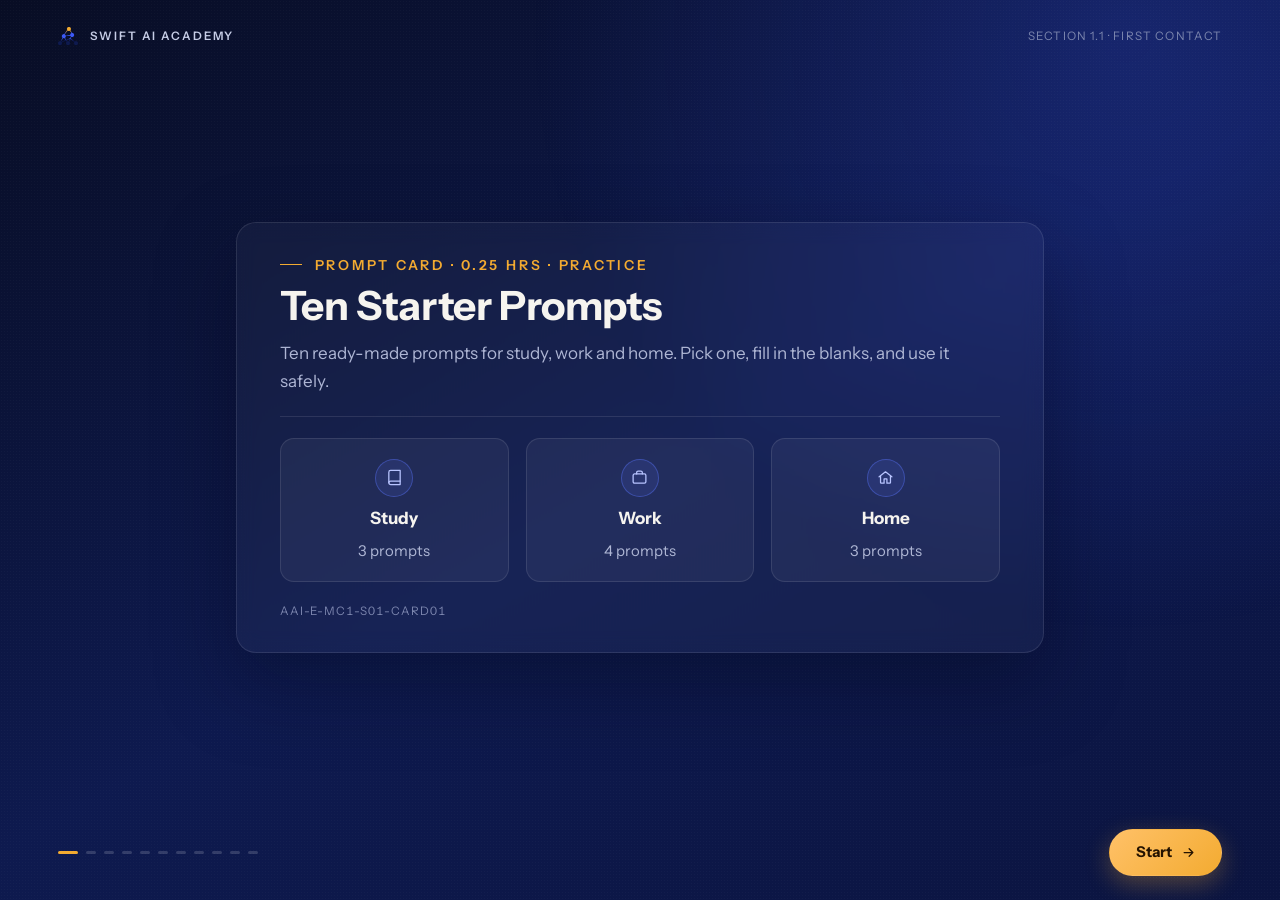
<file: index.html>
<!DOCTYPE html>
<html lang="en">
<head>
<meta charset="UTF-8">
<meta name="viewport" content="width=device-width, initial-scale=1.0, viewport-fit=cover">
<title>Ten Starter Prompts · Swift AI Academy</title>
<link rel="preconnect" href="https://fonts.googleapis.com">
<link rel="preconnect" href="https://fonts.gstatic.com" crossorigin>
<link href="https://fonts.googleapis.com/css2?family=Instrument+Sans:wght@400;500;600;700&display=swap" rel="stylesheet">
<link rel="stylesheet" href="style.css">
</head>
<body>
<div class="app">

  <header class="top">
    <div class="brand"><span class="brand-mark" aria-hidden="true"></span>Swift&nbsp;AI&nbsp;Academy</div>
    <div class="top-meta">Section 1.1 · First Contact</div>
  </header>

  <main class="stage">

    <!-- 1 · Opening -->
    <section class="slide" id="intro" data-next="Start">
      <div class="card narrow">
        <div class="head">
          <div class="eyebrow">Prompt Card · 0.25 hrs · Practice</div>
          <h1 class="title">Ten Starter Prompts</h1>
          <p class="lede">Ten ready-made prompts for study, work and home. Pick one, fill in the blanks, and use it safely.</p>
        </div>
        <div class="rule"></div>
        <div class="grid g3 keep3">
          <div class="tile center"><span class="dot-ic"><span data-i="book"></span></span><h3>Study</h3><p>3 prompts</p></div>
          <div class="tile center"><span class="dot-ic"><span data-i="brief"></span></span><h3>Work</h3><p>4 prompts</p></div>
          <div class="tile center"><span class="dot-ic"><span data-i="home"></span></span><h3>Home</h3><p>3 prompts</p></div>
        </div>
        <p class="code">AAI-E-MC1-S01-CARD01</p>
      </div>
    </section>

    <!-- 2 · Safety rules -->
    <section class="slide" id="rules">
      <div class="card">
        <div class="head">
          <div class="eyebrow">Before you start</div>
          <h2 class="title">Three simple rules</h2>
          <p class="lede">Keep these in mind every time you use a prompt.</p>
        </div>
        <div class="grid g3">
          <div class="tile">
            <span class="dot-ic"><span data-i="shield"></span></span>
            <h3>Use an approved tool</h3>
            <p>Only use the AI tool and account your institute allows. Not a random app.</p>
          </div>
          <div class="tile">
            <span class="dot-ic"><span data-i="lock"></span></span>
            <h3>Keep personal details out</h3>
            <p>Never type your name, ID number, address or photos into a prompt.</p>
          </div>
          <div class="tile">
            <span class="dot-ic"><span data-i="eye"></span></span>
            <h3>Read the whole answer</h3>
            <p>An AI answer is a first draft. Check it before you copy, send or use it.</p>
          </div>
        </div>
      </div>
    </section>

    <!-- 3 · How the brackets work -->
    <section class="slide" id="how" data-next="See the prompts">
      <div class="card">
        <div class="head">
          <div class="eyebrow">How it works</div>
          <h2 class="title">Fill in the [brackets]</h2>
          <p class="lede">Every prompt has blanks in [brackets]. Swap each one for your own details.</p>
        </div>
        <div class="flow">
          <div class="doc">
            <div class="doc-head"><span data-i="file"></span>The prompt</div>
            Explain <span class="br">[topic]</span> in simple words, as if to a first-year student. Use one everyday example.
          </div>
          <div class="flow-arrow"><span data-i="arrow-right"></span></div>
          <div class="doc">
            <div class="doc-head"><span data-i="check"></span>Filled in</div>
            Explain <span class="fill">photosynthesis</span> in simple words, as if to a first-year student. Use one everyday example.
          </div>
        </div>
        <div class="callout info"><span data-i="lock"></span><span>Keep it general. A bracket should never hold your name, ID number or address.</span></div>
      </div>
    </section>

    <!-- 4 · Study prompts -->
    <section class="slide" id="study" data-next="Next: work prompts">
      <div class="card">
        <div class="head">
          <div class="eyebrow">Study · Prompts 1–3</div>
          <h2 class="title">Prompts for study</h2>
          <p class="lede">Use these before class, for revision, or to plan an assignment.</p>
        </div>
        <div class="prompts" data-prompts="study"></div>
        <p class="small">Tap <span data-i="copy"></span> to copy a prompt.</p>
      </div>
    </section>

    <!-- 5 · Work prompts -->
    <section class="slide" id="work" data-next="Next: home prompts">
      <div class="card">
        <div class="head">
          <div class="eyebrow">Work · Prompts 4–7</div>
          <h2 class="title">Prompts for work</h2>
          <p class="lede">Use these for reminders, emails, lists and project plans.</p>
        </div>
        <div class="prompts g2" data-prompts="work"></div>
      </div>
    </section>

    <!-- 6 · Home prompts -->
    <section class="slide" id="home" data-next="See an answer">
      <div class="card">
        <div class="head">
          <div class="eyebrow">Home · Prompts 8–10</div>
          <h2 class="title">Prompts for home</h2>
          <p class="lede">Use these for practice plans, small events or quick summaries.</p>
        </div>
        <div class="prompts" data-prompts="home"></div>
      </div>
    </section>

    <!-- 7 · Example answer -->
    <section class="slide" id="answer" data-next="Try it yourself">
      <div class="card narrow">
        <div class="head">
          <div class="eyebrow">Example</div>
          <h2 class="title">What an answer can look like</h2>
        </div>
        <div class="doc source">
          <div class="doc-head"><span data-i="chat"></span>You ask</div>
          Explain <span class="fill">photosynthesis</span> in simple words, as if to a first-year student. Use one everyday example. Keep it under 150 words.
        </div>
        <div class="doc">
          <div class="doc-head"><span data-i="bot"></span>A possible AI answer</div>
          “Photosynthesis is how plants make their own food. Think of a leaf as a tiny kitchen. Sunlight is the stove. Water and carbon dioxide are the ingredients. The leaf cooks them into sugar for energy, and gives off oxygen as a bonus.”
        </div>
        <div class="callout"><span data-i="alert"></span><span>This is only an example. Always read your own AI's answer in full, and check any facts before you use it.</span></div>
      </div>
    </section>

    <!-- 8 · Try it: pick and fill -->
    <section class="slide" id="try-pick">
      <div class="card narrow">
        <div class="head">
          <div class="eyebrow">Your turn · Step 1 of 2</div>
          <h2 class="title">Pick a prompt and fill it in</h2>
        </div>
        <div class="field">
          <span class="label" id="pick-label">1. Choose a prompt</span>
          <div class="chips" id="pick-chips" role="group" aria-labelledby="pick-label"></div>
        </div>
        <div class="field">
          <label class="label" for="my-prompt">2. Replace the [brackets] with your own details</label>
          <textarea class="input" id="my-prompt" rows="4" placeholder="Choose a prompt above, or type your own here"></textarea>
        </div>
        <div class="row">
          <button type="button" class="btn btn-ghost btn-sm" id="copy-mine"><span data-i="copy"></span>Copy my prompt</button>
          <span class="small">Keep personal details out.</span>
        </div>
      </div>
    </section>

    <!-- 9 · Try it: run and read -->
    <section class="slide" id="try-run">
      <div class="card narrow">
        <div class="head">
          <div class="eyebrow">Your turn · Step 2 of 2</div>
          <h2 class="title">Run it and read the answer</h2>
          <p class="lede">Open your approved AI tool. Paste your prompt there. Then paste the answer here.</p>
        </div>
        <div class="field">
          <label class="label" for="ai-answer">The AI's answer</label>
          <textarea class="input" id="ai-answer" rows="4" placeholder="Paste the answer here"></textarea>
        </div>
        <div class="field">
          <span class="label" id="read-label">Did you read the whole answer before trusting it?</span>
          <div class="seg" role="group" aria-labelledby="read-label" id="read-check">
            <button type="button" aria-pressed="false" data-v="Yes"><span data-i="check"></span>Yes</button>
            <button type="button" aria-pressed="false" data-v="Not yet"><span data-i="clock"></span>Not yet</button>
          </div>
        </div>
        <div class="callout ok" id="read-yes" hidden><span data-i="check"></span><span>Good habit. Do this every time you use AI.</span></div>
        <div class="callout info" id="read-no" hidden><span data-i="eye"></span><span>Read it now, from start to end, before you use any of it.</span></div>
      </div>
    </section>

    <!-- 10 · Recap -->
    <section class="slide" id="recap" data-next="Finish" data-icon="check">
      <div class="card narrow">
        <div class="head">
          <div class="eyebrow">Quick recap</div>
          <h2 class="title">Three things to remember</h2>
        </div>
        <ul class="list">
          <li><span class="dot-ic"><span data-i="shield"></span></span><span class="li-text">Use only an approved AI tool and account.</span></li>
          <li><span class="dot-ic"><span data-i="lock"></span></span><span class="li-text">Swap every [bracket] for your task. Never add personal details.</span></li>
          <li><span class="dot-ic"><span data-i="eye"></span></span><span class="li-text">Read the whole answer, and check the facts, before you use it.</span></li>
        </ul>
      </div>
    </section>

    <!-- 11 · Complete -->
    <section class="slide" id="done" data-next="Download the prompts" data-icon="download">
      <div class="card bare">
        <div class="badge-wrap">
          <span class="badge-ring"></span>
          <span class="badge-ring late"></span>
          <span class="spark s1"></span><span class="spark s2"></span><span class="spark s3"></span>
          <span class="badge"><span data-i="check"></span></span>
        </div>
        <span class="kicker">Prompt card complete</span>
        <h1 class="title">Ten Starter Prompts</h1>
        <p class="status ok">10 prompts ready to use again and again</p>
        <p class="lede">Download them to keep a copy. Your own prompt and answer are included.</p>
        <button type="button" class="btn-link" data-go="intro"><span data-i="refresh"></span> Start again</button>
      </div>
    </section>

  </main>

  <footer class="foot">
    <div class="foot-left" id="progress" role="status"></div>
    <div class="nav">
      <button type="button" class="btn btn-ghost" id="back"><span data-i="arrow-left"></span><span class="btn-back-label">Back</span></button>
      <button type="button" class="btn btn-primary" id="primary">Continue</button>
    </div>
  </footer>

</div>
<script src="script.js"></script>
</body>
</html>
</file>
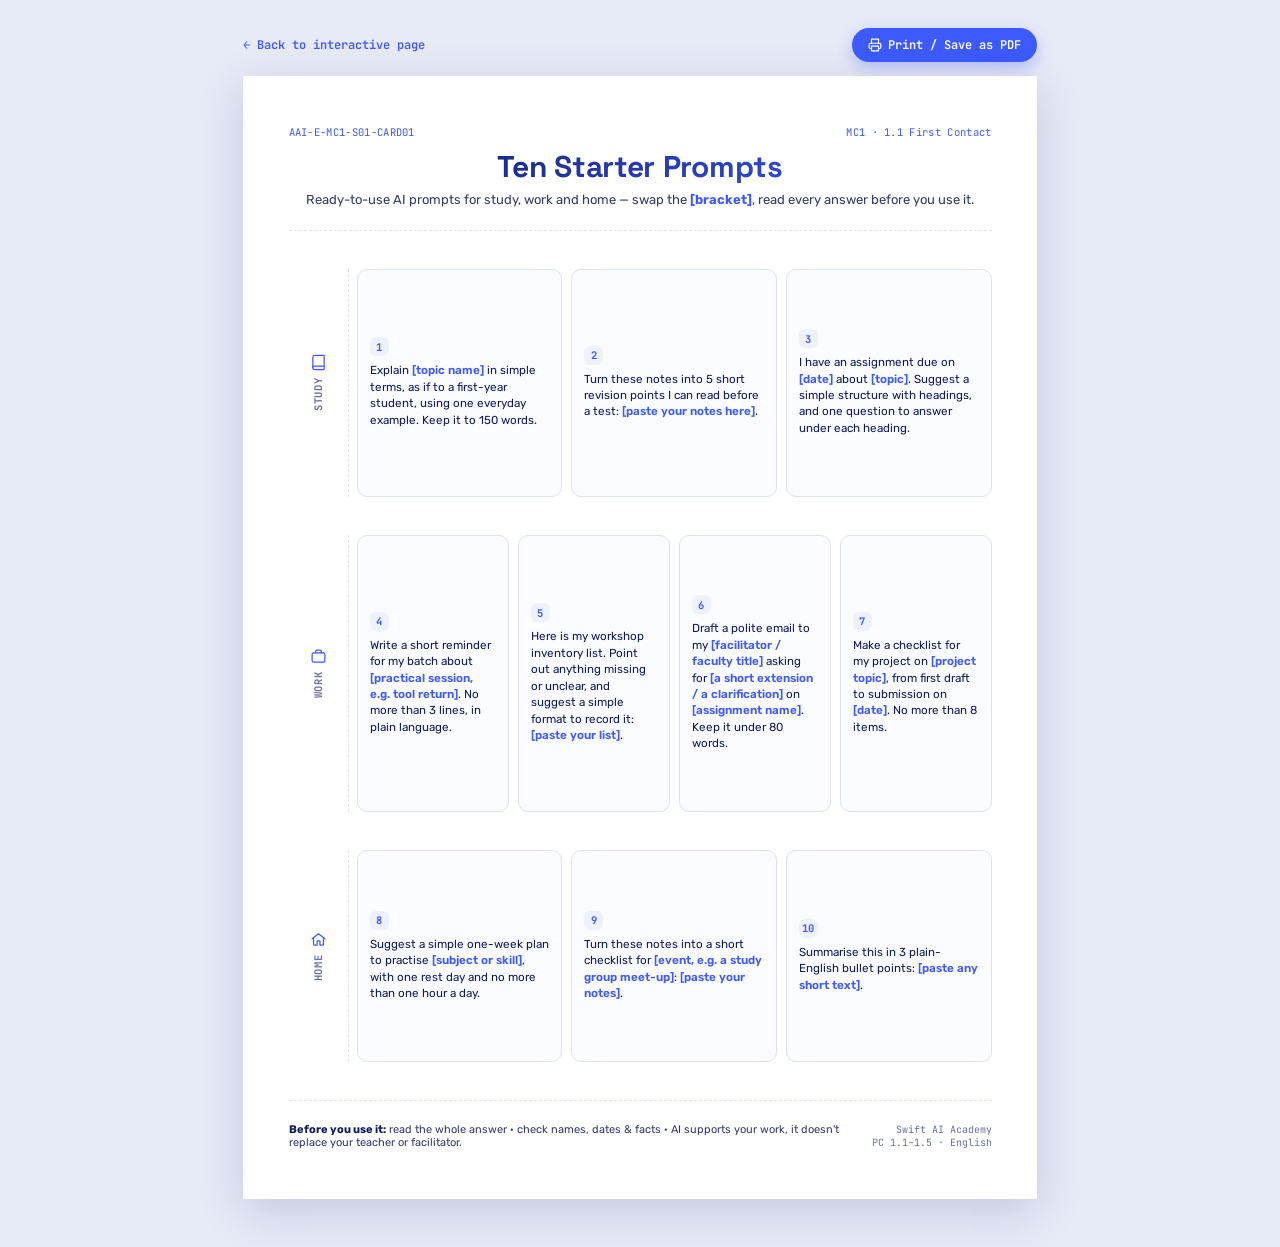
<file: card.html>
<!DOCTYPE html>
<html lang="en">
<head>
<meta charset="UTF-8">
<meta name="viewport" content="width=device-width, initial-scale=1.0">
<title>Prompt Card — Swift AI Academy</title>
<link rel="preconnect" href="https://fonts.googleapis.com">
<link rel="preconnect" href="https://fonts.gstatic.com" crossorigin>
<link href="https://fonts.googleapis.com/css2?family=Rubik:wght@400;500;600;700&family=Space+Grotesk:wght@600;700&family=JetBrains+Mono:wght@500;600&display=swap" rel="stylesheet">
<style>
  :root{
    --navy:#0E1B5C;
    --royal:#3D5AFE;
    --gold:#FBB034;
    --border:#DCE1F4;
    --card:#FFFFFF;
    --text-2:#33396B;
    --text-3:#6670A3;
    --chip-bg:#EEF1FF;
  }
  *{box-sizing:border-box;}
  html,body{margin:0;padding:0;}
  body{
    background:#E7EAF7;
    font-family:'Rubik', sans-serif;
    color:var(--navy);
    display:flex;
    flex-direction:column;
    align-items:center;
    padding:28px 12px 48px;
    -webkit-print-color-adjust:exact;
    print-color-adjust:exact;
  }

  .toolbar{
    width:210mm;
    max-width:100%;
    display:flex;
    justify-content:space-between;
    align-items:center;
    margin-bottom:14px;
    font-family:'JetBrains Mono', monospace;
    font-size:12px;
    color:var(--text-3);
  }
  .toolbar a{color:var(--royal);text-decoration:none;font-weight:600;}
  .print-btn{
    display:inline-flex;
    align-items:center;
    gap:6px;
    background:var(--royal);
    color:#fff;
    border:none;
    border-radius:999px;
    padding:9px 16px;
    font-family:'JetBrains Mono', monospace;
    font-size:12px;
    font-weight:600;
    cursor:pointer;
    box-shadow:0 6px 16px rgba(61,90,254,0.3);
  }
  .print-btn:hover{background:#3350EE;}

  .sheet{
    width:210mm;
    max-width:100%;
    min-height:297mm;
    background:var(--card);
    box-shadow:0 12px 44px rgba(14,27,92,0.16);
    padding:13mm 12mm;
    display:flex;
    flex-direction:column;
    gap:10mm;
  }

  /* header */
  .card-header{
    text-align:center;
    padding-bottom:6mm;
    border-bottom:1.5px dashed var(--border);
  }
  .eyebrow{
    display:flex;
    justify-content:space-between;
    font-family:'JetBrains Mono', monospace;
    font-size:10.5px;
    color:var(--royal);
    letter-spacing:.03em;
    margin-bottom:8px;
  }
  h1{
    font-family:'Space Grotesk', sans-serif;
    font-size:30px;
    font-weight:700;
    margin:0 0 6px;
    letter-spacing:-0.01em;
    background:linear-gradient(120deg, var(--navy), var(--royal));
    -webkit-background-clip:text;
    background-clip:text;
    color:transparent;
  }
  .card-sub{
    margin:0;
    font-size:13px;
    color:var(--text-2);
  }

  /* section rows */
  .card-row{
    flex:1;
    display:grid;
    grid-template-columns:16mm 1fr;
    gap:8px;
    align-items:stretch;
  }
  .row-label{
    display:flex;
    flex-direction:column;
    align-items:center;
    justify-content:center;
    gap:6px;
    color:var(--text-3);
    border-right:1.5px dashed var(--border);
  }
  .row-label .icon{width:17px;height:17px;color:var(--royal);}
  .row-label span{
    writing-mode:vertical-rl;
    transform:rotate(180deg);
    font-family:'JetBrains Mono', monospace;
    font-size:10.5px;
    font-weight:700;
    letter-spacing:.08em;
    text-transform:uppercase;
  }
  .row-boxes{
    display:grid;
    grid-auto-flow:column;
    grid-auto-columns:1fr;
    gap:9px;
  }
  .prompt-box{
    background:#FBFCFF;
    border:1.4px solid var(--border);
    border-radius:10px;
    padding:10px 12px;
    display:flex;
    flex-direction:column;
    justify-content:center;
    gap:6px;
    position:relative;
  }
  .box-num{
    font-family:'JetBrains Mono', monospace;
    font-size:10.5px;
    font-weight:700;
    color:var(--royal);
    background:var(--chip-bg);
    border-radius:6px;
    width:19px;height:19px;
    display:flex;
    align-items:center;
    justify-content:center;
  }
  .prompt-box p{
    margin:0;
    font-size:11.6px;
    line-height:1.42;
    color:var(--navy);
  }
  .prompt-box b{color:var(--royal);font-weight:600;}

  /* footer */
  .card-footer{
    border-top:1.5px dashed var(--border);
    padding-top:6mm;
    display:flex;
    justify-content:space-between;
    align-items:center;
    gap:12px;
  }
  .card-footer p{
    margin:0;
    font-size:11px;
    color:var(--text-2);
  }
  .card-footer p strong{color:var(--navy);}
  .card-footer .meta{
    font-family:'JetBrains Mono', monospace;
    font-size:10px;
    color:var(--text-3);
    text-align:right;
    white-space:nowrap;
  }

  @media (max-width: 780px){
    .sheet{padding:20px;}
    h1{font-size:24px;}
    .card-row{grid-template-columns:1fr;}
    .row-label{flex-direction:row;border-right:none;border-bottom:1.5px dashed var(--border);padding-bottom:6px;}
    .row-label span{writing-mode:horizontal-tb;transform:none;}
    .row-boxes{grid-auto-flow:row;grid-auto-columns:unset;grid-template-columns:1fr;}
    .card-footer{flex-direction:column;align-items:flex-start;}
    .card-footer .meta{text-align:left;}
  }

  @page{ size:A4; margin:0; }
  @media print{
    body{background:none;padding:0;}
    .toolbar{display:none;}
    .sheet{box-shadow:none;width:auto;min-height:auto;}
  }
</style>
</head>
<body>

  <div class="toolbar no-print">
    <a href="index.html">&larr; Back to interactive page</a>
    <button class="print-btn" type="button" onclick="window.print()">
      <svg width="14" height="14" viewBox="0 0 24 24" fill="none" stroke="currentColor" stroke-width="2" stroke-linecap="round" stroke-linejoin="round"><path d="M6 9V2h12v7"/><path d="M6 18H4a2 2 0 0 1-2-2v-5a2 2 0 0 1 2-2h16a2 2 0 0 1 2 2v5a2 2 0 0 1-2 2h-2"/><rect x="6" y="14" width="12" height="8"/></svg>
      Print / Save as PDF
    </button>
  </div>

  <div class="sheet">

    <div class="card-header">
      <div class="eyebrow">
        <span>AAI-E-MC1-S01-CARD01</span>
        <span>MC1 · 1.1 First Contact</span>
      </div>
      <h1>Ten Starter Prompts</h1>
      <p class="card-sub">Ready-to-use AI prompts for study, work and home — swap the <b style="color:var(--royal)">[bracket]</b>, read every answer before you use it.</p>
    </div>

    <div class="card-row">
      <div class="row-label">
        <svg class="icon" viewBox="0 0 24 24" fill="none" stroke="currentColor" stroke-width="1.75" stroke-linecap="round" stroke-linejoin="round"><path d="M4 19.5A2.5 2.5 0 0 1 6.5 17H20"/><path d="M6.5 2H20v20H6.5A2.5 2.5 0 0 1 4 19.5v-15A2.5 2.5 0 0 1 6.5 2z"/></svg>
        <span>Study</span>
      </div>
      <div class="row-boxes">
        <div class="prompt-box">
          <span class="box-num">1</span>
          <p>Explain <b>[topic name]</b> in simple terms, as if to a first-year student, using one everyday example. Keep it to 150 words.</p>
        </div>
        <div class="prompt-box">
          <span class="box-num">2</span>
          <p>Turn these notes into 5 short revision points I can read before a test: <b>[paste your notes here]</b>.</p>
        </div>
        <div class="prompt-box">
          <span class="box-num">3</span>
          <p>I have an assignment due on <b>[date]</b> about <b>[topic]</b>. Suggest a simple structure with headings, and one question to answer under each heading.</p>
        </div>
      </div>
    </div>

    <div class="card-row">
      <div class="row-label">
        <svg class="icon" viewBox="0 0 24 24" fill="none" stroke="currentColor" stroke-width="1.75" stroke-linecap="round" stroke-linejoin="round"><rect x="3" y="7" width="18" height="13" rx="2"/><path d="M8 7V5a2 2 0 0 1 2-2h4a2 2 0 0 1 2 2v2"/></svg>
        <span>Work</span>
      </div>
      <div class="row-boxes">
        <div class="prompt-box">
          <span class="box-num">4</span>
          <p>Write a short reminder for my batch about <b>[practical session, e.g. tool return]</b>. No more than 3 lines, in plain language.</p>
        </div>
        <div class="prompt-box">
          <span class="box-num">5</span>
          <p>Here is my workshop inventory list. Point out anything missing or unclear, and suggest a simple format to record it: <b>[paste your list]</b>.</p>
        </div>
        <div class="prompt-box">
          <span class="box-num">6</span>
          <p>Draft a polite email to my <b>[facilitator / faculty title]</b> asking for <b>[a short extension / a clarification]</b> on <b>[assignment name]</b>. Keep it under 80 words.</p>
        </div>
        <div class="prompt-box">
          <span class="box-num">7</span>
          <p>Make a checklist for my project on <b>[project topic]</b>, from first draft to submission on <b>[date]</b>. No more than 8 items.</p>
        </div>
      </div>
    </div>

    <div class="card-row">
      <div class="row-label">
        <svg class="icon" viewBox="0 0 24 24" fill="none" stroke="currentColor" stroke-width="1.75" stroke-linecap="round" stroke-linejoin="round"><path d="M3 11l9-7 9 7"/><path d="M5 10v9a1 1 0 0 0 1 1h4v-6h4v6h4a1 1 0 0 0 1-1v-9"/></svg>
        <span>Home</span>
      </div>
      <div class="row-boxes">
        <div class="prompt-box">
          <span class="box-num">8</span>
          <p>Suggest a simple one-week plan to practise <b>[subject or skill]</b>, with one rest day and no more than one hour a day.</p>
        </div>
        <div class="prompt-box">
          <span class="box-num">9</span>
          <p>Turn these notes into a short checklist for <b>[event, e.g. a study group meet-up]</b>: <b>[paste your notes]</b>.</p>
        </div>
        <div class="prompt-box">
          <span class="box-num">10</span>
          <p>Summarise this in 3 plain-English bullet points: <b>[paste any short text]</b>.</p>
        </div>
      </div>
    </div>

    <div class="card-footer">
      <p><strong>Before you use it:</strong> read the whole answer · check names, dates &amp; facts · AI supports your work, it doesn't replace your teacher or facilitator.</p>
      <div class="meta">Swift AI Academy<br>PC 1.1–1.5 · English</div>
    </div>

  </div>

</body>
</html>
</file>
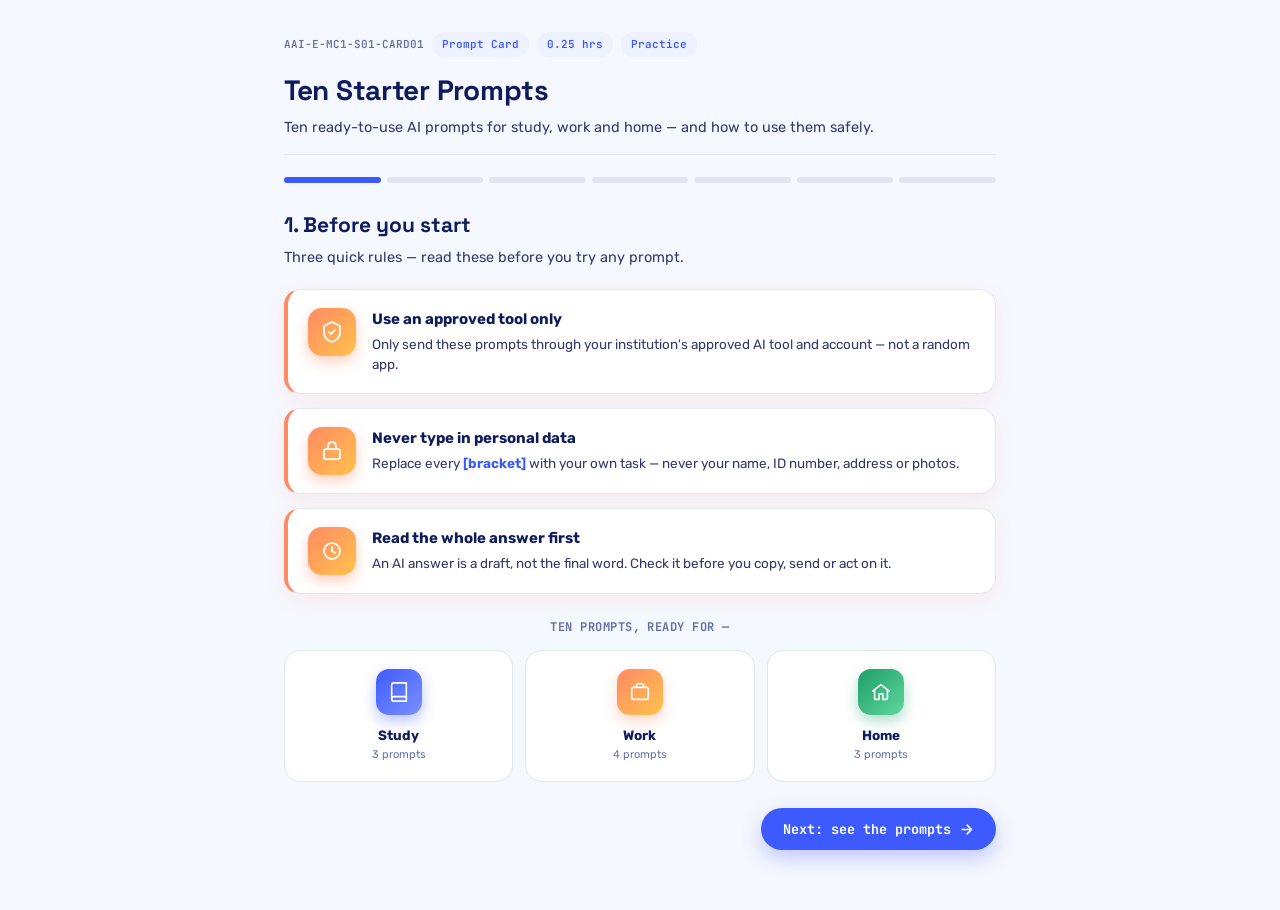
<file: slides.html>
<!DOCTYPE html>
<html lang="en">
<head>
<meta charset="UTF-8">
<meta name="viewport" content="width=device-width, initial-scale=1.0">
<title>Ten Starter Prompts — Slides</title>
<link rel="preconnect" href="https://fonts.googleapis.com">
<link rel="preconnect" href="https://fonts.gstatic.com" crossorigin>
<link href="https://fonts.googleapis.com/css2?family=Rubik:wght@400;500;600;700&family=Space+Grotesk:wght@600;700&family=JetBrains+Mono:wght@500;600&display=swap" rel="stylesheet">
<style>
  :root{
    --bg:#F6F8FF;
    --navy:#0E1B5C;
    --royal:#3D5AFE;
    --royal-tint:#EEF1FF;
    --gold:#FBB034;
    --gold-tint:#FFF6E6;
    --green:#1E9E6B;
    --green-tint:#EAFAF2;
    --red:#D6473C;
    --border:#E2E6F2;
    --card:#FFFFFF;
    --text-2:#33396B;
    --text-3:#6670A3;
  }
  *{box-sizing:border-box;}
  html,body{margin:0;padding:0;}
  body{
    background:var(--bg);
    font-family:'Rubik', sans-serif;
    color:var(--navy);
    line-height:1.5;
  }
  .deck{
    max-width:760px;
    margin:0 auto;
    padding:32px 24px 60px;
  }

  /* header, shared across slides */
  .deck-header{
    padding-bottom:16px;
    margin-bottom:22px;
    border-bottom:1px solid var(--border);
  }
  .eyebrow{
    display:flex;
    flex-wrap:wrap;
    gap:8px;
    margin-bottom:12px;
  }
  .eyebrow span{
    font-family:'JetBrains Mono', monospace;
    font-size:11px;
    font-weight:600;
    color:var(--royal);
    background:var(--royal-tint);
    border-radius:999px;
    padding:4px 10px;
  }
  .eyebrow span.code{background:none;padding:4px 0;color:var(--text-3);}
  h1{
    font-family:'Space Grotesk', sans-serif;
    font-size:28px;
    font-weight:700;
    margin:0 0 6px;
    letter-spacing:-0.01em;
  }
  .deck-sub{
    margin:0;
    font-size:14.5px;
    color:var(--text-2);
  }

  /* progress dots */
  .dots{
    display:flex;
    gap:6px;
    margin:18px 0 26px;
  }
  .dots span{
    height:6px;
    flex:1;
    border-radius:999px;
    background:var(--border);
    transition:background .25s ease;
  }
  .dots span.done, .dots span.active{background:var(--royal);}

  /* nav */
  .back-btn{
    display:none;
    align-items:center;
    gap:6px;
    background:var(--card);
    border:1px solid var(--border);
    border-radius:999px;
    padding:9px 16px;
    font-family:'JetBrains Mono', monospace;
    font-size:12.5px;
    font-weight:600;
    color:var(--navy);
    cursor:pointer;
    margin-bottom:20px;
  }
  .back-btn:hover{border-color:var(--royal);color:var(--royal);}
  .slide.show .back-btn{display:inline-flex;}

  .nav-row{
    display:flex;
    justify-content:flex-end;
    margin-top:26px;
  }
  .next-btn{
    display:inline-flex;
    align-items:center;
    gap:8px;
    background:var(--royal);
    color:#fff;
    border:none;
    border-radius:999px;
    padding:12px 22px;
    font-family:'JetBrains Mono', monospace;
    font-size:13.5px;
    font-weight:700;
    cursor:pointer;
    box-shadow:0 8px 20px rgba(61,90,254,0.3);
    transition:transform .15s ease, box-shadow .15s ease;
  }
  .next-btn:hover{transform:translateY(-2px);box-shadow:0 10px 24px rgba(61,90,254,0.4);}

  /* slides */
  .slide{display:none;}
  .slide.show{display:block;animation:fadeUp .35s ease;}
  @keyframes fadeUp{from{opacity:0;transform:translateY(8px);}to{opacity:1;transform:none;}}
  .slide h2{
    font-family:'Space Grotesk', sans-serif;
    font-size:21px;
    margin:0 0 6px;
  }
  .slide .lead{
    margin:0 0 20px;
    font-size:14.5px;
    color:var(--text-2);
  }

  /* caution cards */
  .caution-grid{display:flex;flex-direction:column;gap:14px;}
  .caution{
    display:flex;
    gap:16px;
    align-items:flex-start;
    background:var(--card);
    border:1.5px solid var(--border);
    border-left:4px solid #FF8A65;
    border-radius:16px;
    padding:18px 20px;
    box-shadow:0 6px 18px rgba(255,138,101,0.12);
    transition:transform .2s ease, box-shadow .2s ease;
  }
  .caution:hover{transform:translateY(-2px);box-shadow:0 10px 24px rgba(255,138,101,0.18);}
  .caution .icon-wrap{
    width:48px;height:48px;
    border-radius:14px;
    background:linear-gradient(135deg,#FF8A65,#FFC24B);
    display:flex;align-items:center;justify-content:center;
    flex-shrink:0;
    color:#fff;
    box-shadow:0 6px 14px rgba(255,138,101,0.4);
  }
  .caution .icon-wrap svg{width:24px;height:24px;}
  .caution strong{display:block;font-size:15px;margin-bottom:4px;color:var(--navy);}
  .caution p{margin:0;font-size:13.5px;color:var(--text-2);}

  /* what's inside preview chips */
  .preview-row{margin-top:24px;}
  .preview-row .lead-mini{
    text-align:center;
    font-family:'JetBrains Mono', monospace;
    font-size:12px;
    font-weight:700;
    letter-spacing:.04em;
    color:var(--text-3);
    text-transform:uppercase;
    margin-bottom:14px;
  }
  .chip-grid{display:grid;grid-template-columns:repeat(3,1fr);gap:12px;}
  .chip-card{
    background:#fff;
    border:1.5px solid var(--border);
    border-radius:16px;
    padding:18px 10px;
    text-align:center;
    transition:transform .2s ease, box-shadow .2s ease;
  }
  .chip-card:hover{transform:translateY(-3px);box-shadow:0 10px 22px rgba(14,27,92,0.1);}
  .chip-icon{
    width:46px;height:46px;
    border-radius:13px;
    margin:0 auto 10px;
    display:flex;align-items:center;justify-content:center;
    color:#fff;
  }
  .chip-icon svg{width:22px;height:22px;}
  .chip-icon.c-study{background:linear-gradient(135deg,#3D5AFE,#7C90FF);box-shadow:0 6px 14px rgba(61,90,254,0.35);}
  .chip-icon.c-work{background:linear-gradient(135deg,#FF8A65,#FFC24B);box-shadow:0 6px 14px rgba(255,138,101,0.35);}
  .chip-icon.c-home{background:linear-gradient(135deg,#1E9E6B,#5FD79A);box-shadow:0 6px 14px rgba(30,158,107,0.35);}
  .chip-card span{display:block;font-weight:700;font-size:13.5px;color:var(--navy);margin-bottom:2px;}
  .chip-card small{display:block;font-size:11px;color:var(--text-3);}

  /* category row label */
  .cat-label{
    display:inline-flex;
    align-items:center;
    gap:8px;
    background:var(--royal-tint);
    color:var(--royal);
    border-radius:999px;
    padding:6px 14px;
    font-family:'JetBrains Mono', monospace;
    font-size:12px;
    font-weight:700;
    margin-bottom:16px;
  }
  .cat-label svg{width:15px;height:15px;}

  /* prompt boxes */
  .prompt-grid{display:flex;flex-direction:column;gap:12px;}
  .prompt-box{
    background:var(--card);
    border:1.5px solid var(--border);
    border-radius:14px;
    padding:16px 18px;
    display:flex;
    gap:14px;
  }
  .prompt-box .num{
    font-family:'JetBrains Mono', monospace;
    font-weight:700;
    font-size:13px;
    color:var(--royal);
    background:var(--royal-tint);
    width:28px;height:28px;
    border-radius:8px;
    display:flex;align-items:center;justify-content:center;
    flex-shrink:0;
  }
  .prompt-box .tag{
    display:inline-block;
    font-family:'JetBrains Mono', monospace;
    font-size:10.5px;
    color:var(--royal);
    background:var(--royal-tint);
    border-radius:5px;
    padding:2px 7px;
    margin-bottom:6px;
  }
  .prompt-box p{margin:0;font-size:14px;color:var(--navy);}
  .prompt-box b{color:var(--royal);font-weight:600;}

  /* example comparison */
  .compare{display:flex;flex-direction:column;gap:12px;margin-bottom:18px;}
  .compare-box{
    border-radius:14px;
    padding:16px 18px;
    border:1.5px solid var(--border);
  }
  .compare-box.tmpl{background:#F9FAFD;}
  .compare-box.filled{background:var(--royal-tint);border-color:#C7D2FF;}
  .compare-box .tag-row{
    display:flex;align-items:center;gap:7px;
    font-family:'JetBrains Mono', monospace;
    font-size:11px;font-weight:700;letter-spacing:.04em;
    margin-bottom:8px;
    color:var(--text-3);
  }
  .compare-box.filled .tag-row{color:var(--royal);}
  .compare-box .tag-row svg{width:14px;height:14px;}
  .compare-box p{margin:0;font-size:14px;color:var(--navy);}
  .compare-box b{color:var(--royal);font-weight:600;}

  .answer-sample{
    background:var(--card);
    border:1.5px solid var(--border);
    border-radius:14px;
    padding:16px 18px;
    margin-bottom:14px;
  }
  .answer-sample .tag-row{
    display:flex;align-items:center;gap:7px;
    font-family:'JetBrains Mono', monospace;
    font-size:11px;font-weight:700;letter-spacing:.04em;
    color:var(--text-3);
    margin-bottom:8px;
  }
  .answer-sample p{margin:0 0 6px;font-size:13.5px;color:var(--text-2);}
  .answer-sample p:last-child{margin-bottom:0;}

  .note-box{
    display:flex;gap:12px;align-items:flex-start;
    background:var(--card);
    border:1.5px solid var(--border);
    border-left:4px solid #FF8A65;
    border-radius:12px;
    padding:14px 16px;
    font-size:13px;
    color:var(--text-2);
    box-shadow:0 4px 12px rgba(255,138,101,0.1);
  }
  .note-box .icon-wrap{
    width:28px;height:28px;
    border-radius:9px;
    background:linear-gradient(135deg,#FF8A65,#FFC24B);
    display:flex;align-items:center;justify-content:center;
    flex-shrink:0;
    color:#fff;
    box-shadow:0 3px 8px rgba(255,138,101,0.35);
  }
  .note-box svg{width:15px;height:15px;flex-shrink:0;}

  /* interactive */
  .try-box{
    background:var(--card);
    border:1.5px solid var(--border);
    border-radius:14px;
    padding:18px;
    margin-bottom:16px;
  }
  .try-box label{
    display:block;
    font-weight:600;
    font-size:13.5px;
    margin-bottom:8px;
    color:var(--navy);
  }
  .try-box textarea, .try-box input[type="text"]{
    width:100%;
    border:1.5px solid var(--border);
    border-radius:10px;
    padding:10px 12px;
    font-family:'Rubik', sans-serif;
    font-size:13.5px;
    color:var(--navy);
    resize:vertical;
    margin-bottom:14px;
  }
  .try-box textarea:focus, .try-box input:focus{outline:2px solid var(--royal);outline-offset:1px;border-color:transparent;}
  .toggle-row{display:flex;gap:10px;}
  .toggle-btn{
    flex:1;
    text-align:center;
    padding:11px;
    border-radius:10px;
    border:1.5px solid var(--border);
    background:#fff;
    font-weight:700;
    font-size:13.5px;
    color:var(--navy);
    cursor:pointer;
    transition:all .15s ease;
  }
  .toggle-btn.selected{
    background:var(--royal);
    border-color:var(--royal);
    color:#fff;
  }

  /* recap */
  .recap-badge{
    display:flex;
    align-items:center;
    gap:8px;
    width:fit-content;
    margin:0 auto 24px;
    background:#fff;
    border:1.5px solid var(--border);
    border-radius:999px;
    padding:10px 20px;
    font-family:'Space Grotesk', sans-serif;
    font-weight:700;
    font-size:15px;
    color:var(--navy);
    box-shadow:0 6px 16px rgba(61,90,254,0.12);
  }
  .recap-badge svg{width:20px;height:20px;color:var(--royal);}

  .recap-grid{
    display:grid;
    grid-template-columns:1fr 1fr;
    gap:14px;
    margin-bottom:26px;
  }
  .recap-card{
    position:relative;
    border-radius:14px;
    padding:22px 18px 18px;
    border:1.5px solid transparent;
  }
  .recap-card .badge-num{
    position:absolute;
    top:-11px;left:-11px;
    width:26px;height:26px;
    border-radius:999px;
    display:flex;align-items:center;justify-content:center;
    font-family:'JetBrains Mono', monospace;
    font-weight:700;font-size:12px;
    color:#fff;
    box-shadow:0 3px 8px rgba(0,0,0,0.18);
  }
  .recap-card .icon-mini{width:22px;height:22px;margin-bottom:10px;display:block;}
  .recap-card p{margin:0;font-size:13.5px;font-weight:600;color:var(--navy);line-height:1.4;}

  .recap-1{background:#EEF1FF;border-color:#D7DEFF;}
  .recap-1 .badge-num{background:var(--royal);}
  .recap-1 .icon-mini{color:var(--royal);}

  .recap-2{background:#F4ECFE;border-color:#E1CFFA;}
  .recap-2 .badge-num{background:#8B5CF6;}
  .recap-2 .icon-mini{color:#8B5CF6;}

  .recap-3{background:#EAFAF2;border-color:#CBF0DD;}
  .recap-3 .badge-num{background:#1E9E6B;}
  .recap-3 .icon-mini{color:#1E9E6B;}

  @media (max-width:600px){
    .recap-grid{grid-template-columns:1fr;}
    .recap-card{grid-column:auto !important;}
  }
  .restart-btn{
    display:inline-flex;align-items:center;gap:8px;
    background:#fff;
    border:1.5px solid var(--border);
    border-radius:999px;
    padding:11px 20px;
    font-family:'JetBrains Mono', monospace;
    font-size:13px;font-weight:700;
    color:var(--navy);
    cursor:pointer;
  }
  .restart-btn:hover{border-color:var(--royal);color:var(--royal);}

  @media (max-width:600px){
    .deck{padding:22px 16px 48px;}
    h1{font-size:23px;}
    .prompt-box{flex-direction:column;}
  }
</style>
</head>
<body>
<div class="deck">

  <div class="deck-header">
    <div class="eyebrow">
      <span class="code">AAI-E-MC1-S01-CARD01</span>
      <span>Prompt Card</span>
      <span>0.25 hrs</span>
      <span>Practice</span>
    </div>
    <h1>Ten Starter Prompts</h1>
    <p class="deck-sub">Ten ready-to-use AI prompts for study, work and home — and how to use them safely.</p>
  </div>

  <div class="dots" id="dots"></div>

  <!-- SLIDE 1: CAUTIONS -->
  <section class="slide" data-slide>
    <button class="back-btn" type="button" onclick="goTo(current-1)">
      <svg width="14" height="14" viewBox="0 0 24 24" fill="none" stroke="currentColor" stroke-width="2" stroke-linecap="round" stroke-linejoin="round"><path d="M19 12H5M12 19l-7-7 7-7"/></svg>
      Back
    </button>
    <h2>1. Before you start</h2>
    <p class="lead">Three quick rules — read these before you try any prompt.</p>

    <div class="caution-grid">
      <div class="caution">
        <div class="icon-wrap">
          <svg viewBox="0 0 24 24" fill="none" stroke="currentColor" stroke-width="1.75" stroke-linecap="round" stroke-linejoin="round"><path d="M12 2l8 4v6c0 5-3.5 8.5-8 10-4.5-1.5-8-5-8-10V6l8-4z"/><path d="M9 12l2 2 4-4"/></svg>
        </div>
        <div>
          <strong>Use an approved tool only</strong>
          <p>Only send these prompts through your institution's approved AI tool and account — not a random app.</p>
        </div>
      </div>
      <div class="caution">
        <div class="icon-wrap">
          <svg viewBox="0 0 24 24" fill="none" stroke="currentColor" stroke-width="1.75" stroke-linecap="round" stroke-linejoin="round"><rect x="4" y="10" width="16" height="10" rx="2"/><path d="M8 10V7a4 4 0 0 1 8 0v3"/></svg>
        </div>
        <div>
          <strong>Never type in personal data</strong>
          <p>Replace every <b style="color:var(--royal)">[bracket]</b> with your own task — never your name, ID number, address or photos.</p>
        </div>
      </div>
      <div class="caution">
        <div class="icon-wrap">
          <svg viewBox="0 0 24 24" fill="none" stroke="currentColor" stroke-width="1.75" stroke-linecap="round" stroke-linejoin="round"><circle cx="12" cy="12" r="8"/><path d="M12 8v4l3 2"/></svg>
        </div>
        <div>
          <strong>Read the whole answer first</strong>
          <p>An AI answer is a draft, not the final word. Check it before you copy, send or act on it.</p>
        </div>
      </div>
    </div>

    <div class="preview-row">
      <p class="lead-mini">Ten prompts, ready for —</p>
      <div class="chip-grid">
        <div class="chip-card">
          <div class="chip-icon c-study">
            <svg viewBox="0 0 24 24" fill="none" stroke="currentColor" stroke-width="1.75" stroke-linecap="round" stroke-linejoin="round"><path d="M4 19.5A2.5 2.5 0 0 1 6.5 17H20"/><path d="M6.5 2H20v20H6.5A2.5 2.5 0 0 1 4 19.5v-15A2.5 2.5 0 0 1 6.5 2z"/></svg>
          </div>
          <span>Study</span>
          <small>3 prompts</small>
        </div>
        <div class="chip-card">
          <div class="chip-icon c-work">
            <svg viewBox="0 0 24 24" fill="none" stroke="currentColor" stroke-width="1.75" stroke-linecap="round" stroke-linejoin="round"><rect x="3" y="7" width="18" height="13" rx="2"/><path d="M8 7V5a2 2 0 0 1 2-2h4a2 2 0 0 1 2 2v2"/></svg>
          </div>
          <span>Work</span>
          <small>4 prompts</small>
        </div>
        <div class="chip-card">
          <div class="chip-icon c-home">
            <svg viewBox="0 0 24 24" fill="none" stroke="currentColor" stroke-width="1.75" stroke-linecap="round" stroke-linejoin="round"><path d="M3 11l9-7 9 7"/><path d="M5 10v9a1 1 0 0 0 1 1h4v-6h4v6h4a1 1 0 0 0 1-1v-9"/></svg>
          </div>
          <span>Home</span>
          <small>3 prompts</small>
        </div>
      </div>
    </div>

    <div class="nav-row">
      <button class="next-btn" type="button" onclick="goTo(current+1)">
        Next: see the prompts
        <svg width="15" height="15" viewBox="0 0 24 24" fill="none" stroke="currentColor" stroke-width="2.5" stroke-linecap="round" stroke-linejoin="round"><path d="M5 12h14M13 5l7 7-7 7"/></svg>
      </button>
    </div>
  </section>

  <!-- SLIDE 2: STUDY -->
  <section class="slide" data-slide>
    <button class="back-btn" type="button" onclick="goTo(current-1)">
      <svg width="14" height="14" viewBox="0 0 24 24" fill="none" stroke="currentColor" stroke-width="2" stroke-linecap="round" stroke-linejoin="round"><path d="M19 12H5M12 19l-7-7 7-7"/></svg>
      Back
    </button>
    <h2>2. Study — pick a prompt</h2>
    <p class="lead">Use these before class, for revision, or to plan an assignment.</p>

    <div class="cat-label">
      <svg viewBox="0 0 24 24" fill="none" stroke="currentColor" stroke-width="1.75" stroke-linecap="round" stroke-linejoin="round"><path d="M4 19.5A2.5 2.5 0 0 1 6.5 17H20"/><path d="M6.5 2H20v20H6.5A2.5 2.5 0 0 1 4 19.5v-15A2.5 2.5 0 0 1 6.5 2z"/></svg>
      STUDY · 01–03
    </div>

    <div class="prompt-grid">
      <div class="prompt-box">
        <div class="num">1</div>
        <div>
          <span class="tag">Higher ed</span>
          <p>Explain <b>[topic name]</b> in simple terms, as if to a first-year student, using one everyday example. Keep it to 150 words.</p>
        </div>
      </div>
      <div class="prompt-box">
        <div class="num">2</div>
        <div>
          <span class="tag">ITI</span>
          <p>Turn these notes into 5 short revision points I can read before a test: <b>[paste your notes here]</b>.</p>
        </div>
      </div>
      <div class="prompt-box">
        <div class="num">3</div>
        <div>
          <span class="tag">ITI</span> <span class="tag">Higher ed</span>
          <p>I have an assignment due on <b>[date]</b> about <b>[topic]</b>. Suggest a simple structure with headings, and one question to answer under each heading.</p>
        </div>
      </div>
    </div>

    <div class="nav-row">
      <button class="next-btn" type="button" onclick="goTo(current+1)">
        Next: Work prompts
        <svg width="15" height="15" viewBox="0 0 24 24" fill="none" stroke="currentColor" stroke-width="2.5" stroke-linecap="round" stroke-linejoin="round"><path d="M5 12h14M13 5l7 7-7 7"/></svg>
      </button>
    </div>
  </section>

  <!-- SLIDE 3: WORK -->
  <section class="slide" data-slide>
    <button class="back-btn" type="button" onclick="goTo(current-1)">
      <svg width="14" height="14" viewBox="0 0 24 24" fill="none" stroke="currentColor" stroke-width="2" stroke-linecap="round" stroke-linejoin="round"><path d="M19 12H5M12 19l-7-7 7-7"/></svg>
      Back
    </button>
    <h2>3. Work — pick a prompt</h2>
    <p class="lead">Use these for reminders, notes, emails and project planning.</p>

    <div class="cat-label">
      <svg viewBox="0 0 24 24" fill="none" stroke="currentColor" stroke-width="1.75" stroke-linecap="round" stroke-linejoin="round"><rect x="3" y="7" width="18" height="13" rx="2"/><path d="M8 7V5a2 2 0 0 1 2-2h4a2 2 0 0 1 2 2v2"/></svg>
      WORK · 04–07
    </div>

    <div class="prompt-grid">
      <div class="prompt-box">
        <div class="num">4</div>
        <div>
          <span class="tag">ITI</span>
          <p>Write a short reminder for my batch about <b>[practical session, e.g. tool return]</b>. No more than 3 lines, in plain language.</p>
        </div>
      </div>
      <div class="prompt-box">
        <div class="num">5</div>
        <div>
          <span class="tag">ITI</span>
          <p>Here is my workshop inventory list. Point out anything that looks missing or unclear, and suggest a simple format to record it: <b>[paste your list]</b>.</p>
        </div>
      </div>
      <div class="prompt-box">
        <div class="num">6</div>
        <div>
          <span class="tag">Higher ed</span>
          <p>Draft a polite email to my <b>[facilitator / faculty title]</b> asking for <b>[a short extension / a clarification]</b> on <b>[assignment name]</b>. Keep it under 80 words.</p>
        </div>
      </div>
      <div class="prompt-box">
        <div class="num">7</div>
        <div>
          <span class="tag">Higher ed</span>
          <p>Make a checklist for my project on <b>[project topic]</b>, from first draft to submission on <b>[date]</b>. No more than 8 items.</p>
        </div>
      </div>
    </div>

    <div class="nav-row">
      <button class="next-btn" type="button" onclick="goTo(current+1)">
        Next: Home prompts
        <svg width="15" height="15" viewBox="0 0 24 24" fill="none" stroke="currentColor" stroke-width="2.5" stroke-linecap="round" stroke-linejoin="round"><path d="M5 12h14M13 5l7 7-7 7"/></svg>
      </button>
    </div>
  </section>

  <!-- SLIDE 4: HOME -->
  <section class="slide" data-slide>
    <button class="back-btn" type="button" onclick="goTo(current-1)">
      <svg width="14" height="14" viewBox="0 0 24 24" fill="none" stroke="currentColor" stroke-width="2" stroke-linecap="round" stroke-linejoin="round"><path d="M19 12H5M12 19l-7-7 7-7"/></svg>
      Back
    </button>
    <h2>4. Home — pick a prompt</h2>
    <p class="lead">Use these for practice plans, small events, or a quick summary.</p>

    <div class="cat-label">
      <svg viewBox="0 0 24 24" fill="none" stroke="currentColor" stroke-width="1.75" stroke-linecap="round" stroke-linejoin="round"><path d="M3 11l9-7 9 7"/><path d="M5 10v9a1 1 0 0 0 1 1h4v-6h4v6h4a1 1 0 0 0 1-1v-9"/></svg>
      HOME · 08–10
    </div>

    <div class="prompt-grid">
      <div class="prompt-box">
        <div class="num">8</div>
        <div>
          <span class="tag">ITI</span> <span class="tag">Higher ed</span>
          <p>Suggest a simple one-week plan to practise <b>[subject or skill]</b>, with one rest day and no more than one hour a day.</p>
        </div>
      </div>
      <div class="prompt-box">
        <div class="num">9</div>
        <div>
          <span class="tag">ITI</span> <span class="tag">Higher ed</span>
          <p>Turn these notes into a short checklist for <b>[event, e.g. a study group meet-up]</b>: <b>[paste your notes]</b>.</p>
        </div>
      </div>
      <div class="prompt-box">
        <div class="num">10</div>
        <div>
          <span class="tag">ITI</span> <span class="tag">Higher ed</span>
          <p>Summarise this in 3 plain-English bullet points: <b>[paste any short text]</b>.</p>
        </div>
      </div>
    </div>

    <div class="nav-row">
      <button class="next-btn" type="button" onclick="goTo(current+1)">
        Next: see an example
        <svg width="15" height="15" viewBox="0 0 24 24" fill="none" stroke="currentColor" stroke-width="2.5" stroke-linecap="round" stroke-linejoin="round"><path d="M5 12h14M13 5l7 7-7 7"/></svg>
      </button>
    </div>
  </section>

  <!-- SLIDE 5: EXAMPLE -->
  <section class="slide" data-slide>
    <button class="back-btn" type="button" onclick="goTo(current-1)">
      <svg width="14" height="14" viewBox="0 0 24 24" fill="none" stroke="currentColor" stroke-width="2" stroke-linecap="round" stroke-linejoin="round"><path d="M19 12H5M12 19l-7-7 7-7"/></svg>
      Back
    </button>
    <h2>5. See it filled in</h2>
    <p class="lead">Same prompt, before and after the brackets are replaced.</p>

    <div class="compare">
      <div class="compare-box tmpl">
        <div class="tag-row">
          <svg viewBox="0 0 24 24" fill="none" stroke="currentColor" stroke-width="2"><rect x="4" y="4" width="16" height="16" rx="2"/></svg>
          TEMPLATE (PROMPT 1)
        </div>
        <p>Explain <b>[topic name]</b> in simple terms, as if to a first-year student, using one everyday example. Keep it to 150 words.</p>
      </div>
      <div class="compare-box filled">
        <div class="tag-row">
          <svg viewBox="0 0 24 24" fill="none" stroke="currentColor" stroke-width="2.5" stroke-linecap="round" stroke-linejoin="round"><path d="M20 6L9 17l-5-5"/></svg>
          FILLED IN
        </div>
        <p>Explain <b>photosynthesis</b> in simple terms, as if to a first-year student, using one everyday example. Keep it to 150 words.</p>
      </div>
    </div>

    <div class="answer-sample">
      <div class="tag-row">A POSSIBLE AI ANSWER</div>
      <p>"Photosynthesis is how plants make their own food. Think of a plant as a tiny kitchen: sunlight is the stove, water and carbon dioxide are the ingredients, and the plant's leaves cook them into sugar it can use for energy — giving off oxygen as a bonus."</p>
    </div>

    <div class="note-box">
      <div class="icon-wrap">
        <svg viewBox="0 0 24 24" fill="none" stroke="currentColor" stroke-width="2" stroke-linecap="round" stroke-linejoin="round"><path d="M12 9v4M12 17h.01M10.29 3.86L1.82 18a2 2 0 0 0 1.71 3h16.94a2 2 0 0 0 1.71-3L13.71 3.86a2 2 0 0 0-3.42 0z"/></svg>
      </div>
      <span style="align-self:center;">This is only an example answer — always read your own AI's response fully and check any fact before you use it.</span>
    </div>

    <div class="nav-row">
      <button class="next-btn" type="button" onclick="goTo(current+1)">
        Next: try it yourself
        <svg width="15" height="15" viewBox="0 0 24 24" fill="none" stroke="currentColor" stroke-width="2.5" stroke-linecap="round" stroke-linejoin="round"><path d="M5 12h14M13 5l7 7-7 7"/></svg>
      </button>
    </div>
  </section>

  <!-- SLIDE 6: TRY IT + RECAP -->
  <section class="slide" data-slide>
    <button class="back-btn" type="button" onclick="goTo(current-1)">
      <svg width="14" height="14" viewBox="0 0 24 24" fill="none" stroke="currentColor" stroke-width="2" stroke-linecap="round" stroke-linejoin="round"><path d="M19 12H5M12 19l-7-7 7-7"/></svg>
      Back
    </button>
    <h2>6. Try it yourself</h2>
    <p class="lead">Pick any prompt from Study, Work or Home — then bring it here.</p>

    <div class="try-box">
      <label>Which prompt did you pick? (e.g. "Study #2")</label>
      <input type="text" placeholder="Type the prompt number or name">

      <label>Your filled-in prompt</label>
      <textarea rows="2" placeholder="Replace the [bracket] and paste your version here"></textarea>

      <label>What the AI answered</label>
      <textarea rows="3" placeholder="Open your approved AI tool, run your prompt, and paste the answer here"></textarea>

      <label>Did you read the whole answer before trusting it?</label>
      <div class="toggle-row">
        <div class="toggle-btn" onclick="selectToggle(this)">Yes</div>
        <div class="toggle-btn" onclick="selectToggle(this)">No, not yet</div>
      </div>
    </div>

    <div class="nav-row">
      <button class="next-btn" type="button" onclick="goTo(current+1)">
        Next: quick recap
        <svg width="15" height="15" viewBox="0 0 24 24" fill="none" stroke="currentColor" stroke-width="2.5" stroke-linecap="round" stroke-linejoin="round"><path d="M5 12h14M13 5l7 7-7 7"/></svg>
      </button>
    </div>
  </section>

  <!-- SLIDE 7: RECAP -->
  <section class="slide" data-slide>
    <button class="back-btn" type="button" onclick="goTo(current-1)">
      <svg width="14" height="14" viewBox="0 0 24 24" fill="none" stroke="currentColor" stroke-width="2" stroke-linecap="round" stroke-linejoin="round"><path d="M19 12H5M12 19l-7-7 7-7"/></svg>
      Back
    </button>
    <h2>7. Quick recap</h2>
    <p class="lead">Three things to carry with you.</p>

    <div class="recap-badge">
      <svg viewBox="0 0 24 24" fill="none" stroke="currentColor" stroke-width="2" stroke-linecap="round" stroke-linejoin="round"><path d="M12 15a4 4 0 1 0 0-8 4 4 0 0 0 0 8z"/><path d="M8.5 13.5L6 21l6-3 6 3-2.5-7.5"/></svg>
      Quick recap
    </div>

    <div class="recap-grid">
      <div class="recap-card recap-1">
        <div class="badge-num">1</div>
        <svg class="icon-mini" viewBox="0 0 24 24" fill="none" stroke="currentColor" stroke-width="1.75" stroke-linecap="round" stroke-linejoin="round"><path d="M12 2l8 4v6c0 5-3.5 8.5-8 10-4.5-1.5-8-5-8-10V6l8-4z"/><path d="M9 12l2 2 4-4"/></svg>
        <p>Only use an approved AI tool and account.</p>
      </div>
      <div class="recap-card recap-2">
        <div class="badge-num">2</div>
        <svg class="icon-mini" viewBox="0 0 24 24" fill="none" stroke="currentColor" stroke-width="1.75" stroke-linecap="round" stroke-linejoin="round"><rect x="4" y="10" width="16" height="10" rx="2"/><path d="M8 10V7a4 4 0 0 1 8 0v3"/></svg>
        <p>Replace every [bracket] with your task — never personal data.</p>
      </div>
      <div class="recap-card recap-3" style="grid-column:1/-1;">
        <div class="badge-num">3</div>
        <svg class="icon-mini" viewBox="0 0 24 24" fill="none" stroke="currentColor" stroke-width="1.75" stroke-linecap="round" stroke-linejoin="round"><path d="M1 12s4-8 11-8 11 8 11 8-4 8-11 8-11-8-11-8z"/><circle cx="12" cy="12" r="3"/></svg>
        <p>Read the whole answer, and check facts, before you use it.</p>
      </div>
    </div>

    <div class="nav-row" style="justify-content:flex-start;">
      <button class="restart-btn" type="button" onclick="goTo(0)">
        <svg width="14" height="14" viewBox="0 0 24 24" fill="none" stroke="currentColor" stroke-width="2" stroke-linecap="round" stroke-linejoin="round"><path d="M1 4v6h6M23 20v-6h-6"/><path d="M20.49 9A9 9 0 0 0 5.64 5.64L1 10m22 4l-4.64 4.36A9 9 0 0 1 3.51 15"/></svg>
        Start over
      </button>
    </div>
  </section>

</div>

<script>
  var slides = document.querySelectorAll('[data-slide]');
  var dotsWrap = document.getElementById('dots');
  var current = 0;

  slides.forEach(function(){
    var dot = document.createElement('span');
    dotsWrap.appendChild(dot);
  });

  function goTo(i){
    if(i < 0 || i >= slides.length) return;
    slides[current].classList.remove('show');
    current = i;
    slides[current].classList.add('show');
    var dots = dotsWrap.children;
    for(var d = 0; d < dots.length; d++){
      dots[d].classList.remove('active','done');
      if(d < current) dots[d].classList.add('done');
      if(d === current) dots[d].classList.add('active');
    }
    var backBtn = slides[current].querySelector('.back-btn');
    if(backBtn) backBtn.style.display = current === 0 ? 'none' : 'inline-flex';
    window.scrollTo({top:0, behavior:'smooth'});
  }

  function selectToggle(el){
    var siblings = el.parentElement.querySelectorAll('.toggle-btn');
    siblings.forEach(function(s){ s.classList.remove('selected'); });
    el.classList.add('selected');
  }

  goTo(0);
</script>
</body>
</html>
</file>
<file: style.css>
/* ==========================================================================
   Swift AI Academy — activity frame
   One stylesheet shared by every activity package, so all of them look and
   behave the same. Built from the Module Frame System handoff:
   - Instrument Sans only, no serif, no italic
   - Dark navy glass frame (the Prompt Card / Reading / Checkpoint screens)
   - Amber = the ONE primary action on a screen. Blue = everything else.
   - One screen at a time. The page never scrolls: script.js scales each
     slide to fit the screen.
   To use the light (platform) palette instead, set data-theme="light" on
   the <html> element.
   ========================================================================== */

:root {
  color-scheme: dark;
  --font: 'Instrument Sans', system-ui, -apple-system, 'Segoe UI', Roboto, sans-serif;

  /* frame */
  --bg-0: #080D24;
  --bg-1: #0E1A4F;
  --bg-2: #0B1440;
  --glow: rgba(60, 89, 246, 0.22);
  --grain: rgba(255, 255, 255, 0.05);

  /* text */
  --ink: #F6F4EF;          /* headings (ivory) */
  --ink-2: #DCE1F2;        /* reading text */
  --ink-3: #AEB6D4;        /* secondary text */
  --dim: #7C86AE;          /* meta, captions */
  --brand-ink: #C6CDE6;

  /* surfaces */
  --glass: rgba(255, 255, 255, 0.035);
  --glass-2: rgba(255, 255, 255, 0.05);
  --glass-3: rgba(255, 255, 255, 0.08);
  --line: rgba(255, 255, 255, 0.10);
  --line-2: rgba(255, 255, 255, 0.16);
  --line-3: rgba(255, 255, 255, 0.28);
  --field: rgba(255, 255, 255, 0.04);
  --field-line: rgba(255, 255, 255, 0.12);
  --placeholder: #6B7396;
  --shadow: 0 30px 80px rgba(2, 5, 20, 0.35);

  /* amber: primary action only */
  --amber: #F3AB31;
  --amber-2: #FFC168;
  --amber-ink: #241300;
  --amber-t: rgba(243, 171, 49, 0.08);
  --amber-l: rgba(243, 171, 49, 0.24);
  --amber-glow: rgba(243, 171, 49, 0.30);

  /* blue: links, toggles, markers, information */
  --blue: #5B76FF;
  --blue-ink: #8FA0FF;
  --blue-soft: #B8C4FF;
  --blue-t: rgba(91, 118, 255, 0.12);
  --blue-t2: rgba(91, 118, 255, 0.08);
  --blue-l: rgba(91, 118, 255, 0.40);
  --on-blue: #FFFFFF;

  /* results */
  --ok: #4FE0A8;
  --ok-2: #1C9A6B;
  --ok-ink: #6EE7B7;
  --ok-t: rgba(79, 224, 168, 0.12);
  --ok-l: rgba(79, 224, 168, 0.45);
  --bad: #FF8A8A;
  --bad-ink: #FFB0B0;
  --bad-t: rgba(255, 138, 138, 0.10);
  --bad-l: rgba(255, 138, 138, 0.45);

  --radius: 20px;
  --radius-m: 14px;
  --radius-s: 10px;
}

/* Light palette (platform screens). Opt in with <html data-theme="light">. */
:root[data-theme="light"] {
  color-scheme: light;
  --bg-0: #FBFBFE;
  --bg-1: #F4F6FD;
  --bg-2: #EEF1FB;
  --glow: rgba(60, 89, 246, 0.08);
  --grain: rgba(14, 26, 79, 0.03);
  --ink: #0E1A4F;
  --ink-2: #414C78;
  --ink-3: #5C6690;
  --dim: #8089AC;
  --brand-ink: #0E1A4F;
  --glass: #FFFFFF;
  --glass-2: #F7F8FD;
  --glass-3: #EEF1FB;
  --line: #E4E8F5;
  --line-2: #D9DEEF;
  --line-3: #BFC7E3;
  --field: #FFFFFF;
  --field-line: #D9DEEF;
  --placeholder: #9AA2C2;
  --shadow: 0 24px 60px rgba(14, 26, 79, 0.08);
  --amber-t: rgba(243, 171, 49, 0.10);
  --amber-l: rgba(243, 171, 49, 0.45);
  --amber-glow: rgba(243, 171, 49, 0.35);
  --blue: #3C59F6;
  --blue-ink: #3C59F6;
  --blue-soft: #2B45D6;
  --blue-t: rgba(60, 89, 246, 0.08);
  --blue-t2: rgba(60, 89, 246, 0.05);
  --blue-l: rgba(60, 89, 246, 0.35);
  --ok: #1C9A6B;
  --ok-2: #13704D;
  --ok-ink: #13704D;
  --ok-t: rgba(28, 154, 107, 0.10);
  --ok-l: rgba(28, 154, 107, 0.40);
  --bad: #D6473C;
  --bad-ink: #B3342A;
  --bad-t: rgba(214, 71, 60, 0.08);
  --bad-l: rgba(214, 71, 60, 0.40);
}

/* ---------- base ---------- */
*, *::before, *::after { box-sizing: border-box; }
html { font-size: 16px; }
html, body { height: 100%; margin: 0; }
body {
  overflow: hidden;
  font-family: var(--font);
  color: var(--ink-2);
  background: linear-gradient(150deg, var(--bg-0) 0%, var(--bg-1) 52%, var(--bg-2) 100%) fixed;
  -webkit-font-smoothing: antialiased;
  -moz-osx-font-smoothing: grayscale;
  -webkit-tap-highlight-color: transparent;
}
body::before {
  content: "";
  position: fixed;
  inset: 0;
  pointer-events: none;
  background: radial-gradient(circle at 88% 4%, var(--glow) 0%, transparent 42%);
}
body::after {
  content: "";
  position: fixed;
  inset: 0;
  pointer-events: none;
  opacity: 0.5;
  background-image: radial-gradient(var(--grain) 1px, transparent 1px);
  background-size: 3px 3px;
}
p, h1, h2, h3, ul, ol { margin: 0; }
ul, ol { padding: 0; list-style: none; }
button, input, textarea, select { font: inherit; color: inherit; }
button { cursor: pointer; }
:focus-visible { outline: 2px solid var(--amber-2); outline-offset: 2px; }
:focus:not(:focus-visible) { outline: none; }
[tabindex="-1"]:focus { outline: none; }
.sr-only {
  position: absolute; width: 1px; height: 1px; padding: 0; margin: -1px;
  overflow: hidden; clip: rect(0, 0, 0, 0); white-space: nowrap; border: 0;
}

/* ---------- icons (script.js turns data-i="name" into an inline SVG) ---------- */
.ic { display: inline-flex; width: 1.1em; height: 1.1em; flex: 0 0 auto; vertical-align: -0.18em; }
.ic svg {
  width: 100%; height: 100%;
  fill: none; stroke: currentColor; stroke-width: 1.8;
  stroke-linecap: round; stroke-linejoin: round;
}

/* ---------- frame: header / stage / footer ---------- */
.app {
  position: relative;
  z-index: 1;
  height: 100vh;
  height: 100dvh;
  display: flex;
  flex-direction: column;
  gap: 1rem;
  padding: 1.6rem clamp(1rem, 4.5vw, 4rem) 1.4rem;
}
.top {
  flex: 0 0 auto;
  display: flex;
  align-items: center;
  justify-content: space-between;
  gap: 1rem;
}
.brand {
  display: flex;
  align-items: center;
  gap: 0.75rem;
  font-size: 0.6875rem;
  letter-spacing: 0.16em;
  font-weight: 600;
  color: var(--brand-ink);
  text-transform: uppercase;
  white-space: nowrap;
}
.brand-mark {
  width: 20px;
  height: 18px;
  flex: 0 0 auto;
  background: url("[data-uri]") center / contain no-repeat;
}
.top-meta {
  font-size: 0.6875rem;
  letter-spacing: 0.1em;
  color: var(--dim);
  text-transform: uppercase;
  text-align: right;
  white-space: nowrap;
  overflow: hidden;
  text-overflow: ellipsis;
}

.stage { flex: 1 1 auto; min-height: 0; position: relative; }

.slide {
  position: absolute;
  inset: 0;
  display: flex;
  align-items: center;
  justify-content: center;
  opacity: 0;
  visibility: hidden;
  transform: translateY(10px);
  transition: opacity 0.35s ease, transform 0.35s ease, visibility 0s linear 0.35s;
}
.slide.show {
  opacity: 1;
  visibility: visible;
  transform: none;
  transition: opacity 0.4s ease, transform 0.4s ease, visibility 0s;
}

.foot {
  flex: 0 0 auto;
  display: flex;
  align-items: center;
  justify-content: space-between;
  gap: 1rem;
  min-height: 44px;
}
.foot-left { display: flex; align-items: center; gap: 0.75rem; min-width: 0; }
.nav { display: flex; align-items: center; gap: 0.75rem; flex: 0 0 auto; }

.dashes { display: flex; align-items: center; gap: 8px; }
.dashes i {
  display: block;
  width: 10px;
  height: 3px;
  border-radius: 2px;
  background: var(--line-2);
  transition: width 0.3s ease, background 0.3s ease;
}
.dashes i.done { background: var(--blue-l); }
.dashes i.cur { width: 20px; background: var(--amber); }
.count {
  display: none;
  font-size: 0.75rem;
  font-weight: 600;
  color: var(--dim);
  font-variant-numeric: tabular-nums;
  letter-spacing: 0.04em;
}

/* quiz progress (replaces the dashes during a check) */
.qprog { display: flex; align-items: center; gap: 0.75rem; min-width: 0; }
.qprog .bar {
  width: 9rem;
  height: 4px;
  border-radius: 4px;
  background: var(--line-2);
  overflow: hidden;
  flex: 0 0 auto;
}
.qprog .bar i {
  display: block;
  height: 100%;
  border-radius: 4px;
  background: var(--blue);
  transition: width 0.4s ease;
}
.qprog span { font-size: 0.75rem; font-weight: 600; color: var(--dim); white-space: nowrap; font-variant-numeric: tabular-nums; }

/* ---------- card ---------- */
.card {
  width: 100%;
  max-width: 62.5rem;
  max-height: 100%;
  overflow: hidden;
  display: flex;
  flex-direction: column;
  gap: 1.25rem;
  padding: 2rem 2.5rem;
  border-radius: var(--radius);
  background: var(--glass);
  border: 1px solid var(--line);
  -webkit-backdrop-filter: blur(10px);
  backdrop-filter: blur(10px);
  box-shadow: var(--shadow);
}
.card.narrow { max-width: 47.5rem; }
.card.bare {
  background: none;
  border: none;
  box-shadow: none;
  -webkit-backdrop-filter: none;
  backdrop-filter: none;
  align-items: center;
  text-align: center;
}
/* last resort on very small screens: the card scrolls, never the page */
.card.scroll { overflow-y: auto; overscroll-behavior: contain; }

.head { display: flex; flex-direction: column; gap: 0.625rem; }
.head-row { display: flex; align-items: flex-start; justify-content: space-between; gap: 1.5rem; }

.eyebrow {
  display: flex;
  align-items: center;
  gap: 0.75rem;
  font-size: 0.8125rem;
  letter-spacing: 0.2em;
  font-weight: 600;
  color: var(--amber);
  text-transform: uppercase;
}
.eyebrow::before {
  content: "";
  width: 22px;
  height: 1px;
  background: var(--amber);
  flex: 0 0 auto;
}
.title {
  font-weight: 700;
  color: var(--ink);
  letter-spacing: -0.01em;
  line-height: 1.15;
}
h1.title { font-size: 2.375rem; }
h2.title { font-size: 1.75rem; line-height: 1.2; }
.lede { font-size: 1rem; line-height: 1.6; color: var(--ink-3); max-width: 44rem; }
.body { font-size: 1rem; line-height: 1.65; color: var(--ink-2); }
.small { font-size: 0.8125rem; line-height: 1.5; color: var(--dim); }
.code { font-size: 0.6875rem; letter-spacing: 0.08em; color: var(--dim); font-variant-numeric: tabular-nums; }
.rule { height: 1px; background: var(--line); flex: 0 0 auto; }
.spacer { flex: 1 1 auto; }
.row { display: flex; align-items: center; gap: 0.75rem; flex-wrap: wrap; }
.row.mid { justify-content: center; }
.center { text-align: center; align-items: center; }
strong, b { color: var(--ink); font-weight: 700; }

/* ---------- buttons ---------- */
.btn {
  display: inline-flex;
  align-items: center;
  justify-content: center;
  gap: 0.55rem;
  min-height: 44px;
  padding: 0.8rem 1.5rem;
  border-radius: 999px;
  border: 1px solid transparent;
  font-size: 0.875rem;
  font-weight: 700;
  line-height: 1.2;
  white-space: nowrap;
  transition: transform 0.15s ease, box-shadow 0.2s ease, background 0.2s ease, color 0.2s ease, border-color 0.2s ease, opacity 0.2s ease;
}
.btn .ic { width: 15px; height: 15px; }
.btn-primary {
  background: linear-gradient(135deg, var(--amber-2), var(--amber));
  color: var(--amber-ink);
  box-shadow: 0 8px 24px var(--amber-glow);
}
.btn-primary .ic svg { stroke-width: 2; }
.btn-primary:hover:not(:disabled) { transform: translateY(-1px); box-shadow: 0 12px 28px var(--amber-glow); }
.btn-primary:disabled { opacity: 0.38; box-shadow: none; cursor: not-allowed; }
.btn-ghost {
  background: var(--glass-2);
  border-color: var(--line-2);
  color: var(--ink-3);
  font-weight: 600;
}
.btn-ghost:hover:not(:disabled) { color: var(--ink); border-color: var(--line-3); }
.btn-ghost:disabled { opacity: 0.5; cursor: not-allowed; }
.btn-ghost.done { color: var(--ok-ink); border-color: var(--ok-l); background: var(--ok-t); }
.btn-sm { min-height: 36px; padding: 0.5rem 1rem; font-size: 0.8125rem; }
.btn-link {
  display: inline-flex;
  align-items: center;
  gap: 0.4rem;
  background: none;
  border: none;
  color: var(--blue-ink);
  font-weight: 600;
  padding: 0.5rem 0.25rem;
  min-height: 36px;
}
.btn-link:hover { color: var(--blue-soft); text-decoration: underline; text-underline-offset: 4px; }
[hidden] { display: none !important; }

/* ---------- small building blocks ---------- */
.dot-ic {
  width: 2.25rem;
  height: 2.25rem;
  border-radius: 50%;
  display: inline-flex;
  align-items: center;
  justify-content: center;
  flex: 0 0 auto;
  background: var(--blue-t);
  border: 1px solid var(--blue-l);
  color: var(--blue-soft);
  font-size: 0.875rem;
  font-weight: 800;
}
.dot-ic .ic { width: 1rem; height: 1rem; }
.dot-ic.sm { width: 1.75rem; height: 1.75rem; font-size: 0.75rem; }
.dot-ic.sm .ic { width: 0.8rem; height: 0.8rem; }
.dot-ic.lg { width: 2.75rem; height: 2.75rem; font-size: 1rem; }
.dot-ic.lg .ic { width: 1.2rem; height: 1.2rem; }
.dot-ic.amber { background: var(--amber-t); border-color: var(--amber-l); color: var(--amber); }
.dot-ic.ok { background: var(--ok-t); border-color: var(--ok-l); color: var(--ok-ink); }
.dot-ic.bad { background: var(--bad-t); border-color: var(--bad-l); color: var(--bad-ink); }

.tag {
  display: inline-flex;
  align-items: center;
  gap: 0.35rem;
  font-size: 0.6875rem;
  font-weight: 600;
  letter-spacing: 0.08em;
  text-transform: uppercase;
  color: var(--ink-3);
  background: var(--glass-2);
  border: 1px solid var(--line);
  border-radius: 999px;
  padding: 0.25rem 0.65rem;
  white-space: nowrap;
}
.tag .ic { width: 0.8rem; height: 0.8rem; }
.tag.blue { color: var(--blue-soft); background: var(--blue-t); border-color: var(--blue-l); }
.tag.amber { color: var(--amber); background: var(--amber-t); border-color: var(--amber-l); }
.tag.ok { color: var(--ok-ink); background: var(--ok-t); border-color: var(--ok-l); }
.tag.bad { color: var(--bad-ink); background: var(--bad-t); border-color: var(--bad-l); }

.chip {
  display: inline-flex;
  align-items: center;
  gap: 0.4rem;
  font-size: 0.8125rem;
  font-weight: 600;
  color: var(--blue-ink);
  background: var(--blue-t);
  border: 1px solid var(--blue-l);
  border-radius: 999px;
  padding: 0.5rem 0.95rem;
  min-height: 36px;
  transition: background 0.2s ease, color 0.2s ease, border-color 0.2s ease;
}
.chip:hover { border-color: var(--blue); }
.chip[aria-pressed="true"] { background: var(--blue); border-color: var(--blue); color: var(--on-blue); }
.chip .ic { width: 0.9rem; height: 0.9rem; }
.chips { display: flex; flex-wrap: wrap; gap: 0.5rem; }

/* segmented tabs, as on the Prompt Card's Build / Fix switch */
.seg {
  display: inline-flex;
  align-items: center;
  gap: 4px;
  padding: 4px;
  border-radius: 999px;
  background: var(--glass-2);
  border: 1px solid var(--line);
  flex: 0 0 auto;
  max-width: 100%;
}
.seg button {
  display: inline-flex;
  align-items: center;
  gap: 0.4rem;
  border: none;
  background: none;
  border-radius: 999px;
  padding: 0.5rem 1rem;
  min-height: 34px;
  font-size: 0.8rem;
  font-weight: 600;
  color: var(--dim);
  white-space: nowrap;
  transition: background 0.2s ease, color 0.2s ease;
}
.seg button:hover { color: var(--ink); }
.seg button[aria-pressed="true"] { background: var(--blue); color: var(--on-blue); font-weight: 700; }
.seg button .ic { width: 0.9rem; height: 0.9rem; }

/* callouts */
.callout {
  display: flex;
  align-items: flex-start;
  gap: 0.75rem;
  padding: 0.9rem 1.1rem;
  border-radius: 12px;
  background: var(--amber-t);
  border: 1px solid var(--amber-l);
  color: var(--ink);
  font-size: 0.875rem;
  line-height: 1.55;
}
.callout > .ic { width: 1.1rem; height: 1.1rem; color: var(--amber); margin-top: 0.1rem; }
.callout.info { background: var(--blue-t2); border-color: var(--blue-l); }
.callout.info > .ic { color: var(--blue-ink); }
.callout.ok { background: var(--ok-t); border-color: var(--ok-l); }
.callout.ok > .ic { color: var(--ok-ink); }
.callout.bad { background: var(--bad-t); border-color: var(--bad-l); }
.callout.bad > .ic { color: var(--bad-ink); }

/* grids and tiles */
.grid { display: grid; gap: 1rem; }
.g2 { grid-template-columns: repeat(2, minmax(0, 1fr)); }
.g3 { grid-template-columns: repeat(3, minmax(0, 1fr)); }
.g4 { grid-template-columns: repeat(4, minmax(0, 1fr)); }
.tile {
  display: flex;
  flex-direction: column;
  gap: 0.6rem;
  padding: 1.15rem 1.2rem;
  border-radius: var(--radius-m);
  background: var(--glass-2);
  border: 1px solid var(--line);
  min-width: 0;
}
.tile h3 { font-size: 1rem; font-weight: 700; color: var(--ink); line-height: 1.3; }
.tile p { font-size: 0.875rem; line-height: 1.5; color: var(--ink-3); }
.tile.row-tile { flex-direction: row; align-items: center; gap: 0.85rem; }
.tile.row-tile h3 { font-size: 0.9375rem; }
.tile .big {
  font-size: 1.75rem;
  font-weight: 700;
  color: var(--ink);
  line-height: 1;
  font-variant-numeric: tabular-nums;
}

/* a list of steps or points, as on the Prompt Card's Fix side */
.list { display: flex; flex-direction: column; }
.list > li, .list > .li {
  display: flex;
  align-items: center;
  gap: 1rem;
  padding: 0.85rem 0;
  border-bottom: 1px solid var(--line);
}
.list > li:last-child, .list > .li:last-child { border-bottom: none; }
.list .li-main { display: flex; flex-direction: column; gap: 0.2rem; flex: 1 1 auto; min-width: 0; }
.list .li-title { font-size: 0.95rem; font-weight: 700; color: var(--ink); }
.list .li-sub { font-size: 0.8125rem; color: var(--dim); line-height: 1.45; }
.list .li-say { font-size: 0.875rem; color: var(--blue-ink); text-align: right; flex: 0 1 auto; }
.list .li-text { font-size: 0.95rem; line-height: 1.5; color: var(--ink-2); }
.list .li-say-m { display: none; font-size: 0.8125rem; color: var(--blue-ink); }
.list li > .btn-link { margin-left: auto; flex: 0 0 auto; }

/* flow of steps with arrows (intro screens) */
.flow { display: flex; align-items: stretch; gap: 0.75rem; }
.flow > :not(.flow-arrow) { flex: 1 1 0; min-width: 0; }
.flow-arrow { display: flex; align-items: center; color: var(--dim); flex: 0 0 auto; }
.flow-arrow .ic { width: 1rem; height: 1rem; }

/* ---------- forms ---------- */
.field { display: flex; flex-direction: column; gap: 0.45rem; min-width: 0; }
.label { font-size: 0.8125rem; font-weight: 700; color: var(--ink); }
.label .help { font-weight: 500; color: var(--dim); margin-left: 0.3rem; }
.input {
  width: 100%;
  padding: 0.7rem 0.9rem;
  border-radius: var(--radius-s);
  background: var(--field);
  border: 1px solid var(--field-line);
  color: var(--ink);
  font-size: 0.875rem;
  line-height: 1.5;
  resize: none;
  transition: border-color 0.2s ease, box-shadow 0.2s ease;
}
textarea.input { display: block; }
.input::placeholder { color: var(--placeholder); }
.input:focus { outline: none; border-color: var(--blue); box-shadow: 0 0 0 3px var(--blue-t); }
.fields { display: flex; flex-direction: column; gap: 0.9rem; }

/* assembled request (blue tonal), as on the Prompt Card's Build side */
.preview {
  padding: 1.2rem 1.35rem;
  border-radius: var(--radius-m);
  background: var(--blue-t2);
  border: 1px solid var(--blue-l);
  color: var(--ink);
  font-size: 1.0625rem;
  line-height: 1.6;
}
.preview .slot { text-decoration: underline; text-decoration-color: var(--blue-ink); text-underline-offset: 4px; }
.preview .blank { color: var(--dim); }
.preview-label { font-size: 0.9375rem; font-weight: 700; color: var(--ink); }
.two-col { display: grid; grid-template-columns: 1.1fr 0.9fr; gap: 2.25rem; align-items: start; }
.two-col.even { grid-template-columns: repeat(2, minmax(0, 1fr)); }
.fit-start { align-self: flex-start; }
.result-top { display: flex; align-items: center; gap: 2rem; }
.result-top .head { flex: 1 1 auto; min-width: 0; }
.col { display: flex; flex-direction: column; gap: 1rem; min-width: 0; }

/* [bracket] blanks inside prompt text */
.br {
  color: var(--blue-soft);
  font-weight: 600;
  background: var(--blue-t);
  border-radius: 6px;
  padding: 0 0.3rem;
  -webkit-box-decoration-break: clone;
  box-decoration-break: clone;
}
.fill {
  color: var(--ok-ink);
  font-weight: 600;
  background: var(--ok-t);
  border-radius: 6px;
  padding: 0 0.3rem;
}

/* a quoted AI reply or document */
.doc {
  padding: 1rem 1.15rem;
  border-radius: var(--radius-m);
  background: var(--glass-2);
  border: 1px solid var(--line);
  font-size: 0.9375rem;
  line-height: 1.6;
  color: var(--ink-2);
}
.doc-head {
  display: flex;
  flex-wrap: wrap;
  align-items: center;
  gap: 0.35rem 0.5rem;
  margin-bottom: 0.45rem;
  font-size: 0.75rem;
  letter-spacing: 0.12em;
  font-weight: 700;
  text-transform: uppercase;
  color: var(--dim);
}
.doc-head .ic { width: 0.95rem; height: 0.95rem; }
.doc-head .tag { margin-left: auto; letter-spacing: 0.06em; }
.doc.source { background: var(--blue-t2); border-color: var(--blue-l); }
.doc.source .doc-head { color: var(--blue-ink); }

/* prompt cards */
.prompts { display: grid; gap: 0.85rem; }
.prompt {
  display: flex;
  align-items: flex-start;
  gap: 0.9rem;
  padding: 1rem 1.1rem;
  border-radius: var(--radius-m);
  background: var(--glass-2);
  border: 1px solid var(--line);
  min-width: 0;
}
.prompt-main { display: flex; flex-direction: column; gap: 0.45rem; flex: 1 1 auto; min-width: 0; }
.prompt-main p { font-size: 0.9375rem; line-height: 1.55; color: var(--ink-2); }
.prompt-tags { display: flex; gap: 0.35rem; flex-wrap: wrap; }
.icon-btn {
  width: 36px;
  height: 36px;
  border-radius: 50%;
  display: inline-flex;
  align-items: center;
  justify-content: center;
  flex: 0 0 auto;
  background: var(--glass-2);
  border: 1px solid var(--line-2);
  color: var(--ink-3);
  transition: color 0.2s ease, border-color 0.2s ease, background 0.2s ease;
}
.icon-btn .ic { width: 15px; height: 15px; }
.icon-btn:hover { color: var(--ink); border-color: var(--line-3); }
.icon-btn.done { color: var(--ok-ink); border-color: var(--ok-l); background: var(--ok-t); }

/* ---------- checks and quizzes (Video Checkpoint pattern) ---------- */
.q-meta { display: flex; align-items: center; gap: 0.5rem; flex-wrap: wrap; }
.q-meta .q-kicker {
  font-size: 0.75rem;
  letter-spacing: 0.18em;
  font-weight: 700;
  color: var(--amber);
  text-transform: uppercase;
  margin-right: auto;
}
.q-stem { font-size: 1.35rem; line-height: 1.4; font-weight: 600; color: var(--ink); }
.opts { display: flex; flex-direction: column; gap: 0.6rem; }
.opt {
  width: 100%;
  display: flex;
  align-items: center;
  gap: 0.85rem;
  padding: 0.85rem 1.1rem;
  border-radius: var(--radius-m);
  background: var(--field);
  border: 1px solid var(--field-line);
  color: var(--ink-2);
  font-size: 0.9375rem;
  line-height: 1.45;
  text-align: left;
  transition: background 0.2s ease, border-color 0.2s ease, color 0.2s ease;
}
.opt:hover:not(:disabled) { background: var(--glass-3); border-color: var(--line-3); }
.opt .radio {
  width: 19px;
  height: 19px;
  border-radius: 50%;
  border: 1.5px solid var(--line-3);
  flex: 0 0 auto;
  display: inline-flex;
  align-items: center;
  justify-content: center;
  color: var(--amber-ink);
}
.opt .radio .ic { width: 11px; height: 11px; }
.opt .radio .ic svg { stroke-width: 3; }
.opt[aria-checked="true"] { background: var(--amber-t); border-color: var(--amber); color: var(--ink); font-weight: 600; }
.opt[aria-checked="true"] .radio { border-color: var(--amber); background: var(--amber); }
.opt[aria-checked="true"] .radio::after {
  content: "";
  width: 8px;
  height: 8px;
  border-radius: 50%;
  background: var(--amber-ink);
}
.opt:disabled { cursor: default; }
.opt.right { background: var(--ok-t); border-color: var(--ok-l); color: var(--ink); }
.opt.right .radio { border-color: var(--ok); background: var(--ok); color: var(--bg-0); }
.opt.wrong { background: var(--bad-t); border-color: var(--bad-l); color: var(--ink); }
.opt.wrong .radio { border-color: var(--bad); background: var(--bad); color: var(--bg-0); }
.opt.right .radio::after, .opt.wrong .radio::after { display: none; }
.opt.muted { opacity: 0.55; }

.fb {
  display: flex;
  align-items: flex-start;
  gap: 0.75rem;
  padding: 0.85rem 1.1rem;
  border-radius: 12px;
  font-size: 0.875rem;
  line-height: 1.5;
  color: var(--ink-2);
}
.fb.ok { background: var(--ok-t); border: 1px solid var(--ok-l); }
.fb.no { background: var(--bad-t); border: 1px solid var(--bad-l); }
.fb > .ic { width: 1.1rem; height: 1.1rem; margin-top: 0.1rem; }
.fb.ok > .ic { color: var(--ok-ink); }
.fb.no > .ic { color: var(--bad-ink); }
.fb-body { display: flex; flex-direction: column; gap: 0.3rem; min-width: 0; }
.fb-title { font-weight: 700; color: var(--ink); }

/* score ring */
.ring { position: relative; width: 10.5rem; height: 10.5rem; flex: 0 0 auto; }
.ring svg { width: 100%; height: 100%; transform: rotate(-90deg); }
.ring .track { fill: none; stroke: var(--line-2); stroke-width: 12; }
.ring .arc { fill: none; stroke-width: 12; stroke-linecap: round; transition: stroke-dashoffset 1.1s ease; }
.ring .v { position: absolute; inset: 0; display: flex; flex-direction: column; align-items: center; justify-content: center; gap: 0.2rem; }
.ring .v strong { font-size: 2.5rem; line-height: 1; color: var(--ink); font-variant-numeric: tabular-nums; }
.ring .v span { font-size: 0.75rem; color: var(--dim); }

/* answer review grid */
.qgrid { display: grid; grid-template-columns: repeat(10, minmax(0, 1fr)); gap: 0.5rem; }
.qdot {
  aspect-ratio: 1;
  border-radius: 50%;
  display: inline-flex;
  align-items: center;
  justify-content: center;
  font-size: 0.8125rem;
  font-weight: 700;
  font-variant-numeric: tabular-nums;
  border: 1px solid var(--line-2);
  background: var(--glass-2);
  color: var(--ink-3);
  min-width: 0;
  padding: 0;
  transition: box-shadow 0.2s ease, transform 0.15s ease;
}
.qdot.ok { background: var(--ok-t); border-color: var(--ok-l); color: var(--ok-ink); }
.qdot.no { background: var(--bad-t); border-color: var(--bad-l); color: var(--bad-ink); }
.qdot[aria-pressed="true"] { box-shadow: 0 0 0 3px var(--blue); transform: scale(1.05); }
.detail {
  display: flex;
  flex-direction: column;
  gap: 0.6rem;
  padding: 1rem 1.15rem;
  border-radius: var(--radius-m);
  background: var(--glass-2);
  border: 1px solid var(--line);
  font-size: 0.875rem;
  line-height: 1.5;
}
.detail .d-stem { font-size: 0.95rem; font-weight: 600; color: var(--ink); line-height: 1.45; }
.detail .d-line { display: flex; gap: 0.5rem; align-items: flex-start; color: var(--ink-2); }
.detail .d-line .ic { width: 1rem; height: 1rem; margin-top: 0.15rem; }
.detail .d-line.ok .ic { color: var(--ok-ink); }
.detail .d-line.no .ic { color: var(--bad-ink); }
.detail .d-why { color: var(--ink-3); }

/* horizontal bars (results by station) */
.bars { display: flex; flex-direction: column; gap: 0.8rem; }
.bar-row { display: flex; flex-direction: column; gap: 0.35rem; }
.bar-top { display: flex; align-items: center; justify-content: space-between; gap: 0.75rem; font-size: 0.875rem; color: var(--ink-2); }
.bar-top > span { display: inline-flex; align-items: center; gap: 0.5rem; }
.bar-top .ic { width: 1rem; height: 1rem; color: var(--blue-ink); }
.bar-top em { font-style: normal; font-size: 0.8125rem; color: var(--dim); font-variant-numeric: tabular-nums; }
.track2 { height: 6px; border-radius: 6px; background: var(--line-2); overflow: hidden; }
.track2 i { display: block; height: 100%; width: 0; border-radius: 6px; background: var(--blue); transition: width 0.9s ease; }
.track2 i.ok { background: var(--ok); }
.track2 i.no { background: var(--bad); }

/* ---------- completion moments (Segment / Section Complete) ---------- */
.badge-wrap { position: relative; width: 84px; height: 84px; display: flex; align-items: center; justify-content: center; }
.badge-ring { position: absolute; inset: 0; border-radius: 50%; border: 2px solid var(--ok-l); animation: saa-ring 2s ease-out infinite; }
.badge-ring.late { border-color: var(--amber-l); animation-delay: 0.7s; }
.badge {
  position: relative;
  width: 64px;
  height: 64px;
  border-radius: 50%;
  display: flex;
  align-items: center;
  justify-content: center;
  color: #FFFFFF;
  background: linear-gradient(135deg, #4FE0A8, #1C9A6B);
  box-shadow: 0 0 34px rgba(52, 211, 153, 0.45);
  animation: saa-pop 0.6s cubic-bezier(0.2, 0.9, 0.3, 1.3) both;
}
.badge .ic { width: 30px; height: 30px; }
.badge .ic svg { stroke-width: 2.4; }
.badge.soft { background: var(--ok-t); border: 1px solid var(--ok-l); color: var(--ok-ink); box-shadow: none; }
.badge.retry { background: var(--blue-t); border: 1px solid var(--blue-l); color: var(--blue-soft); box-shadow: none; }
.spark { position: absolute; border-radius: 50%; animation: saa-twinkle 2.6s ease-in-out infinite; }
.spark.s1 { top: -8px; right: 0; width: 6px; height: 6px; background: var(--amber); animation-delay: 0.2s; }
.spark.s2 { bottom: 2px; left: -12px; width: 5px; height: 5px; background: var(--blue-ink); animation-delay: 0.9s; }
.spark.s3 { top: 6px; left: -14px; width: 4px; height: 4px; background: var(--amber-2); animation-delay: 1.5s; }
.kicker { font-size: 0.75rem; letter-spacing: 0.2em; font-weight: 600; color: var(--dim); text-transform: uppercase; }
.status { font-size: 0.875rem; font-weight: 600; color: var(--blue-ink); }
.status.ok { color: var(--ok-ink); }

@keyframes saa-pop { 0% { transform: scale(0.5); opacity: 0; } 55% { transform: scale(1.1); opacity: 1; } 100% { transform: scale(1); opacity: 1; } }
@keyframes saa-ring { 0% { transform: scale(0.85); opacity: 0.6; } 100% { transform: scale(2.2); opacity: 0; } }
@keyframes saa-twinkle { 0%, 100% { transform: translateY(0) scale(1); opacity: 0.7; } 50% { transform: translateY(-10px) scale(1.35); opacity: 1; } }

/* toast for copy / download confirmations */
.toast {
  position: fixed;
  left: 50%;
  bottom: 5.5rem;
  z-index: 5;
  transform: translate(-50%, 12px);
  opacity: 0;
  pointer-events: none;
  display: inline-flex;
  align-items: center;
  gap: 0.5rem;
  padding: 0.6rem 1rem;
  border-radius: 999px;
  background: var(--bg-1);
  border: 1px solid var(--ok-l);
  color: var(--ink);
  font-size: 0.8125rem;
  font-weight: 600;
  box-shadow: var(--shadow);
  transition: opacity 0.25s ease, transform 0.25s ease;
}
.toast .ic { color: var(--ok-ink); width: 1rem; height: 1rem; }
.toast.show { opacity: 1; transform: translate(-50%, 0); }

/* ---------- activity parts used by the section checks ---------- */
.card.quiz { max-width: 62.5rem; }
.quiz-grid { display: grid; grid-template-columns: minmax(0, 1.55fr) minmax(0, 1fr); gap: 2rem; align-items: start; }
.quiz-main { display: flex; flex-direction: column; gap: 1.1rem; min-width: 0; }
.quiz-side { display: flex; flex-direction: column; gap: 1rem; min-width: 0; }
.hint {
  display: flex;
  align-items: flex-start;
  gap: 0.75rem;
  padding: 1rem 1.1rem;
  border-radius: 12px;
  border: 1px dashed var(--line-2);
  color: var(--dim);
  font-size: 0.875rem;
  line-height: 1.5;
}
.hint .ic { width: 1.1rem; height: 1.1rem; margin-top: 0.1rem; color: var(--blue-ink); }
.quiz-side .fb { animation: saa-fade 0.3s ease both; }
.q-meta .q-kicker .ic { width: 0.95rem; height: 0.95rem; }
.seg.full { display: grid; grid-template-columns: repeat(4, minmax(0, 1fr)); width: 100%; }
.seg.full button { justify-content: center; }
.step-n {
  display: inline-flex;
  align-items: center;
  justify-content: center;
  width: 1.3rem;
  height: 1.3rem;
  border-radius: 50%;
  font-size: 0.7rem;
  font-weight: 700;
  background: var(--glass-3);
}
.seg button[aria-pressed="true"] .step-n { background: rgba(255, 255, 255, 0.22); }
.step-panel {
  display: flex;
  flex-direction: column;
  gap: 0.9rem;
  padding: 1.25rem 1.35rem;
  border-radius: var(--radius-m);
  background: var(--glass-2);
  border: 1px solid var(--line);
  animation: saa-fade 0.3s ease both;
}
.step-panel .head { gap: 0.2rem; }
.step-title { font-size: 1.25rem; font-weight: 700; color: var(--ink); }
.doc u { text-decoration-color: var(--amber); text-decoration-thickness: 2px; text-underline-offset: 4px; }
@keyframes saa-fade { from { opacity: 0; transform: translateY(4px); } to { opacity: 1; transform: none; } }

.tiles-sm .tile { padding: 0.95rem 0.75rem; gap: 0.5rem; }
.tiles-sm .tile h3 { font-size: 0.875rem; }

.route { display: grid; grid-template-columns: repeat(5, minmax(0, 1fr)); gap: 0.5rem; margin: 0; padding: 0; list-style: none; }
.route li { display: flex; flex-direction: column; align-items: center; gap: 0.35rem; text-align: center; min-width: 0; }
.route-name { font-size: 0.8125rem; font-weight: 700; color: var(--ink); line-height: 1.3; }
.route-sub { font-size: 0.75rem; color: var(--dim); }

/* the real-life demo: what changed in the notice */
.m-wrong { background: var(--bad-t); color: var(--ink); border-radius: 4px; padding: 0 0.15rem; text-decoration: underline wavy var(--bad); text-underline-offset: 4px; text-decoration-thickness: 1px; }
.m-ok { background: var(--ok-t); color: var(--ok-ink); border-radius: 4px; padding: 0 0.15rem; font-weight: 600; }
.m-cut { color: var(--dim); text-decoration: line-through; text-decoration-color: var(--bad); }

/* Mark questions: tap the parts to check */
.chunks { line-height: 2.1; }
.chunk {
  display: inline;
  padding: 0.15rem 0.3rem;
  margin: 0 0.05rem;
  border: none;
  border-radius: 6px;
  background: transparent;
  color: var(--ink-2);
  font-size: 0.9375rem;
  line-height: 1.5;
  box-shadow: inset 0 -1px 0 var(--line-3);
  transition: background 0.2s ease, box-shadow 0.2s ease, color 0.2s ease;
  -webkit-box-decoration-break: clone;
  box-decoration-break: clone;
}
.chunk:hover:not(:disabled) { background: var(--glass-3); }
.chunk[aria-pressed="true"] { background: var(--blue-t); color: var(--ink); box-shadow: inset 0 -2px 0 var(--blue); }
.chunk:disabled { cursor: default; }
.chunk.hit { background: var(--ok-t); color: var(--ink); box-shadow: inset 0 -2px 0 var(--ok); }
.chunk.miss { background: transparent; color: var(--ink); box-shadow: none; outline: 1.5px dashed var(--bad); outline-offset: 1px; }
.chunk.extra { background: transparent; color: var(--dim); box-shadow: none; text-decoration: line-through; text-decoration-color: var(--bad); }
.markbar { display: flex; align-items: center; gap: 0.5rem; font-size: 0.8125rem; color: var(--dim); }
.markbar .ic { color: var(--blue-ink); }

/* Sort questions: label each line */
.srows { display: flex; flex-direction: column; }
.srow {
  display: grid;
  grid-template-columns: minmax(0, 1fr) auto;
  align-items: center;
  gap: 0.35rem 1rem;
  padding: 0.55rem 0;
  border-bottom: 1px solid var(--line);
}
.srow:last-child { border-bottom: none; }
.srow-text { font-size: 0.9rem; line-height: 1.45; color: var(--ink-2); }
.select { position: relative; display: inline-flex; align-items: center; }
.select select {
  -webkit-appearance: none;
  appearance: none;
  min-width: 9.5rem;
  padding: 0.5rem 2rem 0.5rem 0.8rem;
  border-radius: var(--radius-s);
  background: var(--field);
  border: 1px solid var(--field-line);
  color: var(--ink);
  font-size: 0.8125rem;
  font-weight: 600;
  cursor: pointer;
}
.select select:focus { outline: none; border-color: var(--blue); box-shadow: 0 0 0 3px var(--blue-t); }
.select select:disabled { cursor: default; opacity: 1; }
.select option { background: var(--bg-1); color: var(--ink); }
.select > .ic { position: absolute; right: 0.6rem; width: 0.9rem; height: 0.9rem; pointer-events: none; color: var(--dim); }
.srow-fb { display: none; grid-column: 1 / -1; align-items: flex-start; gap: 0.4rem; font-size: 0.8125rem; line-height: 1.45; }
.srow-fb .ic { width: 0.95rem; height: 0.95rem; margin-top: 0.1rem; }
.srow.good .srow-fb, .srow.bad .srow-fb { display: flex; }
.srow.good .srow-fb { color: var(--ok-ink); }
.srow.bad .srow-fb { color: var(--bad-ink); }
.srow.good select { border-color: var(--ok-l); }
.srow.bad select { border-color: var(--bad-l); }

/* Order questions: move steps up and down */
.olist { display: flex; flex-direction: column; gap: 0.5rem; margin: 0; padding: 0; list-style: none; }
.oitem {
  display: flex;
  align-items: center;
  gap: 0.75rem;
  padding: 0.55rem 0.6rem 0.55rem 0.8rem;
  border-radius: 12px;
  background: var(--field);
  border: 1px solid var(--field-line);
}
.otext { flex: 1 1 auto; font-size: 0.9rem; line-height: 1.4; color: var(--ink-2); min-width: 0; }
.omove { display: flex; gap: 0.35rem; flex: 0 0 auto; }
.omove .icon-btn { width: 32px; height: 32px; }
.omove .icon-btn:disabled { opacity: 0.35; cursor: default; }
.oitem.good { background: var(--ok-t); border-color: var(--ok-l); }
.oitem.bad { background: var(--bad-t); border-color: var(--bad-l); }
.oitem > .ic { width: 1rem; height: 1rem; }
.oitem.good > .ic { color: var(--ok-ink); }
.oitem.bad > .ic { color: var(--bad-ink); }

/* "Revisit" link inside wrong-answer feedback */
.revisit summary {
  display: inline-flex;
  align-items: center;
  gap: 0.4rem;
  list-style: none;
  cursor: pointer;
  color: var(--blue-ink);
  font-weight: 600;
  font-size: 0.8125rem;
}
.revisit summary::-webkit-details-marker { display: none; }
.revisit summary .ic { width: 0.9rem; height: 0.9rem; }
.revisit p { margin-top: 0.35rem; color: var(--ink-3); font-size: 0.8125rem; }

/* ---------- smaller screens ---------- */
@media (max-width: 900px) {
  .quiz-grid { grid-template-columns: minmax(0, 1fr); gap: 1rem; }
  .hint { display: none; }
  .g4 { grid-template-columns: repeat(2, minmax(0, 1fr)); }
  .two-col, .two-col.even { grid-template-columns: minmax(0, 1fr); gap: 1.25rem; }
}
@media (max-width: 760px) {
  .app { padding: 0.9rem 1rem 0.85rem; gap: 0.75rem; }
  .card { padding: 1.25rem 1.1rem; gap: 1rem; border-radius: 16px; }
  .g2, .g3 { grid-template-columns: minmax(0, 1fr); }
  .g2.keep, .g3.keep { grid-template-columns: repeat(2, minmax(0, 1fr)); }
  .g2 > .tile:not(.center), .g3 > .tile:not(.center) {
    display: grid;
    grid-template-columns: auto minmax(0, 1fr);
    column-gap: 0.85rem;
    row-gap: 0.2rem;
    align-items: start;
    padding: 0.95rem 1rem;
  }
  .g2 > .tile:not(.center) > .dot-ic, .g3 > .tile:not(.center) > .dot-ic { grid-row: span 2; }
  .g3.keep3 { grid-template-columns: repeat(3, minmax(0, 1fr)); }
  h1.title { font-size: 1.85rem; }
  h2.title { font-size: 1.4rem; }
  .q-stem { font-size: 1.15rem; }
  .dashes { display: none; }
  .count { display: inline; }
  .btn { padding: 0.75rem 1.15rem; }
  .flow { flex-direction: column; gap: 0.5rem; }
  .flow-arrow { justify-content: center; transform: rotate(90deg); }
  .head-row { flex-direction: column; gap: 0.9rem; }
  .list .li-say { display: none; }
  .list .li-say-m { display: block; }
  .eyebrow { letter-spacing: 0.14em; font-size: 0.75rem; }
  .flow .tile {
    display: grid;
    grid-template-columns: auto minmax(0, 1fr);
    column-gap: 0.85rem;
    row-gap: 0.15rem;
    align-items: center;
    padding: 0.8rem 1rem;
  }
  .flow .tile > .dot-ic { grid-row: span 2; }
  .qgrid { grid-template-columns: repeat(10, minmax(0, 1fr)); gap: 0.3rem; }
  .qdot { font-size: 0.7rem; }
  .qprog .bar { width: 4.5rem; }
  .ring { width: 8.5rem; height: 8.5rem; }
  .result-top { flex-direction: column; text-align: center; gap: 1rem; }
  .result-top .head { align-items: center; }
  .ring .v strong { font-size: 2rem; }
  .toast { bottom: 4.75rem; }
  .route { grid-template-columns: repeat(5, minmax(0, 1fr)); gap: 0.25rem; }
  .route-name { font-size: 0.6875rem; }
  .route-sub { display: none; }
  .seg.full button { padding: 0.45rem 0.3rem; font-size: 0.72rem; gap: 0.3rem; }
  .select select { min-width: 8rem; }
  .opt.muted { display: none; }
  .srow-text { font-size: 0.85rem; }
}
@media (max-width: 480px) {
  .top-meta { display: none; }
  .nav { gap: 0.5rem; }
  .btn-back-label { display: none; }
}
@media (max-height: 560px) and (min-width: 761px) {
  .app { padding-top: 0.8rem; padding-bottom: 0.7rem; gap: 0.6rem; }
  .card { padding: 1.1rem 1.6rem; gap: 0.85rem; }
}
/* landscape phones: give the slide every pixel we can */
@media (max-height: 480px) {
  .top { display: none; }
  .app { padding: 0.6rem 1rem 0.55rem; gap: 0.5rem; }
  .card { padding: 1rem 1.3rem; gap: 0.75rem; border-radius: 14px; }
  .foot { min-height: 40px; }
  .btn { min-height: 40px; padding: 0.55rem 1.1rem; }
  .toast { bottom: 3.5rem; }
}
@media (prefers-reduced-motion: reduce) {
  *, *::before, *::after { animation: none !important; transition: none !important; }
}
</file>
